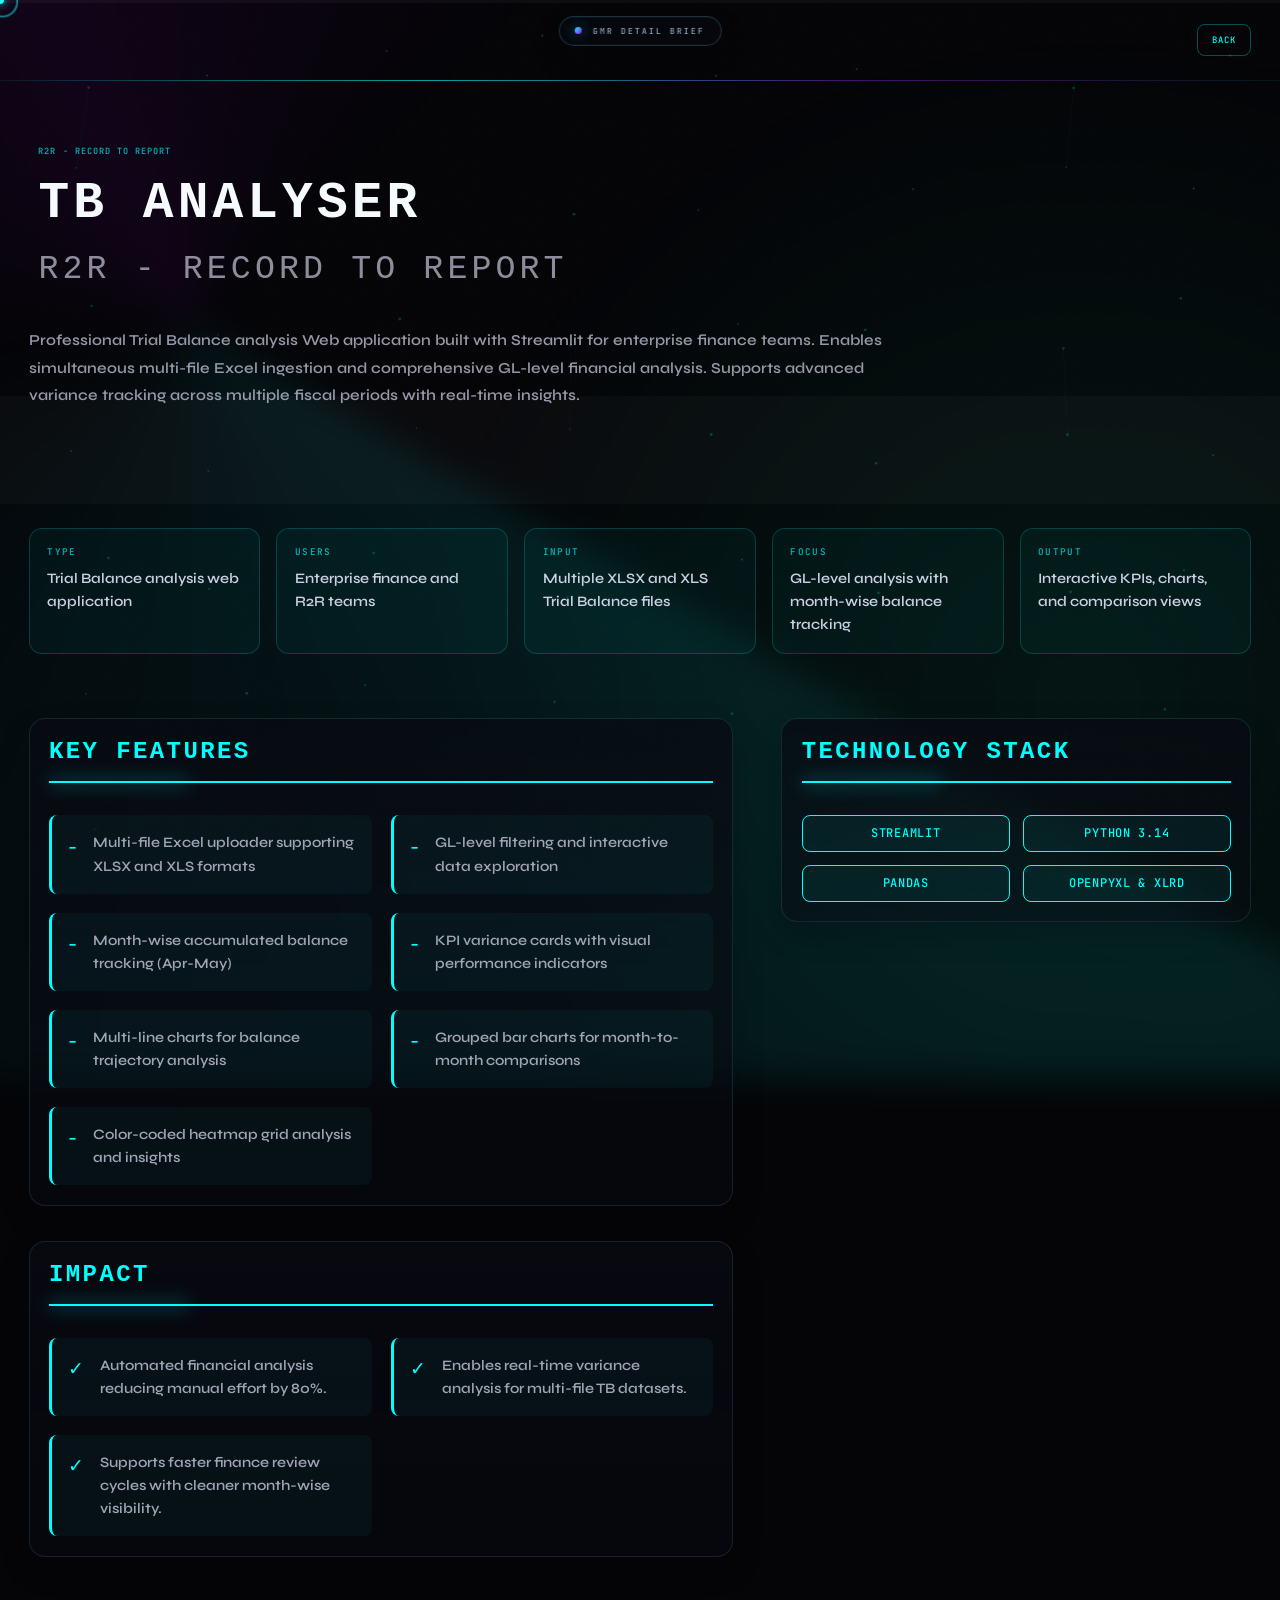
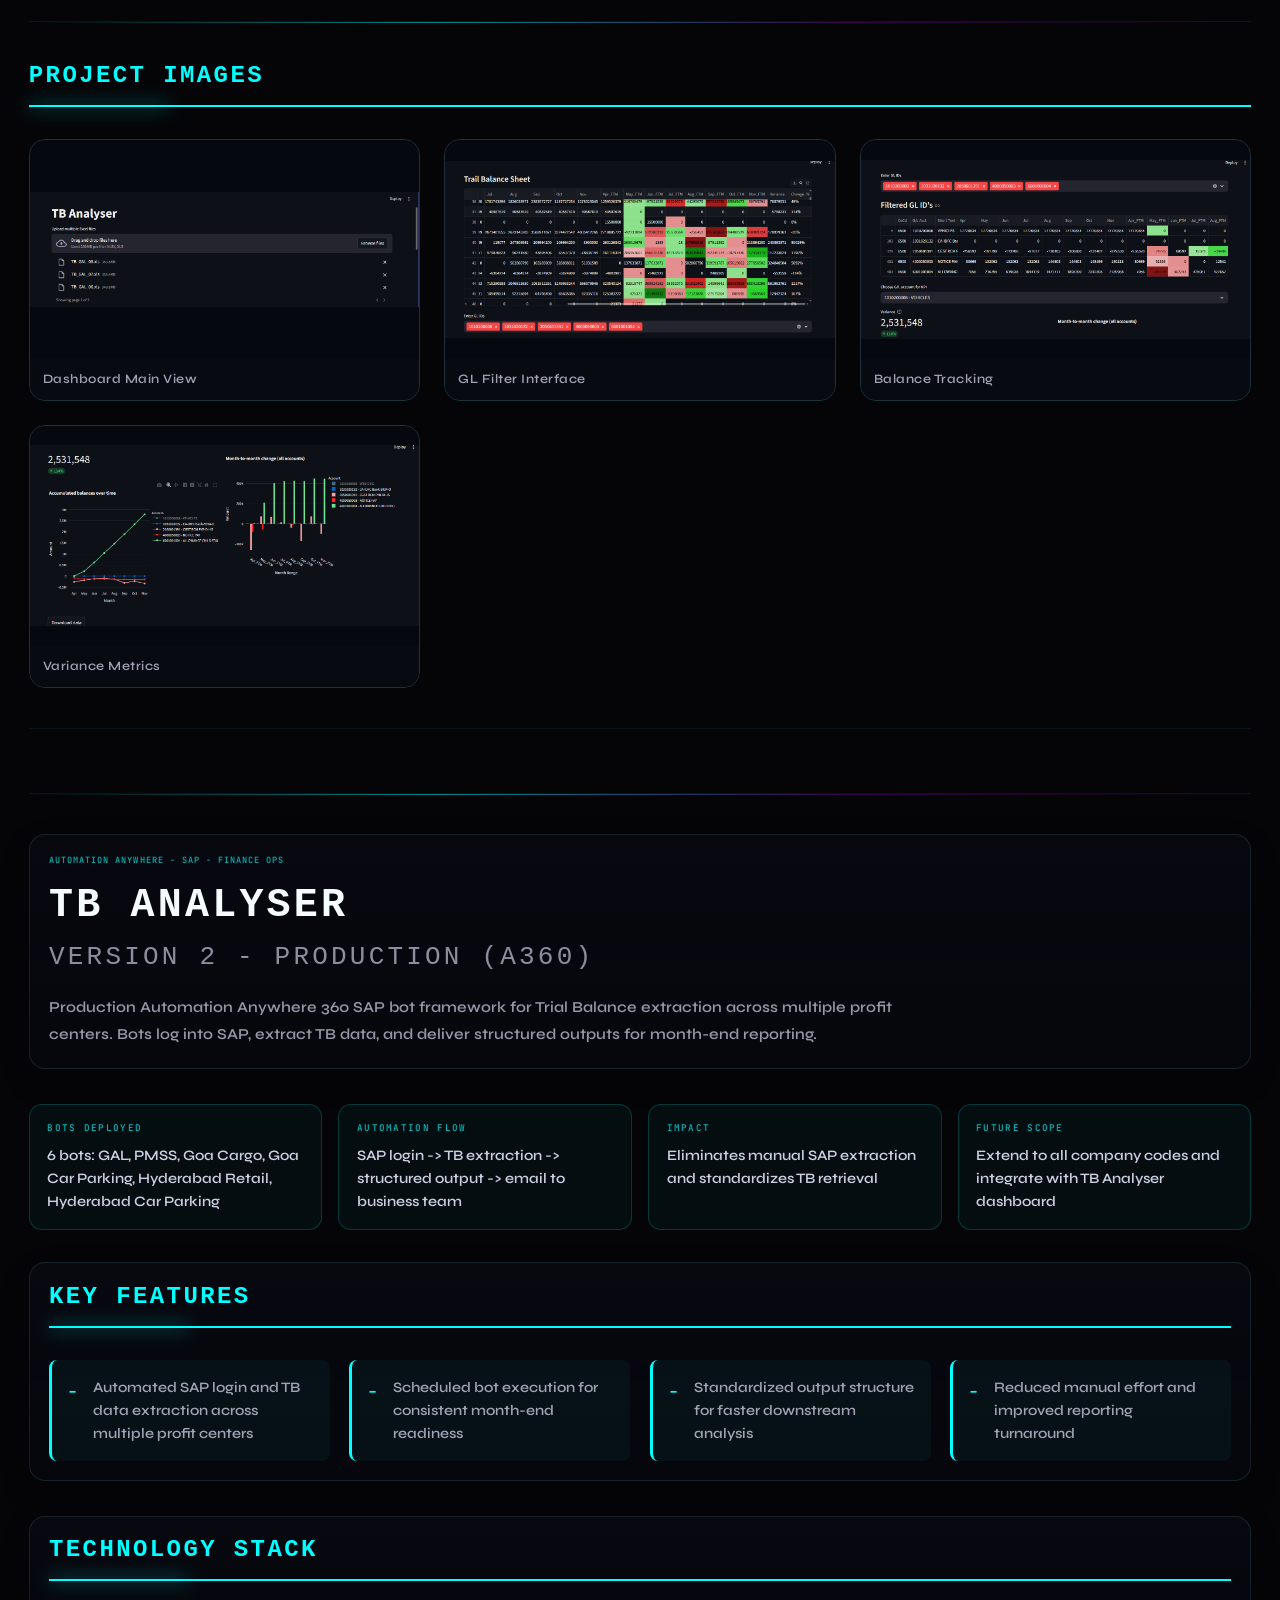
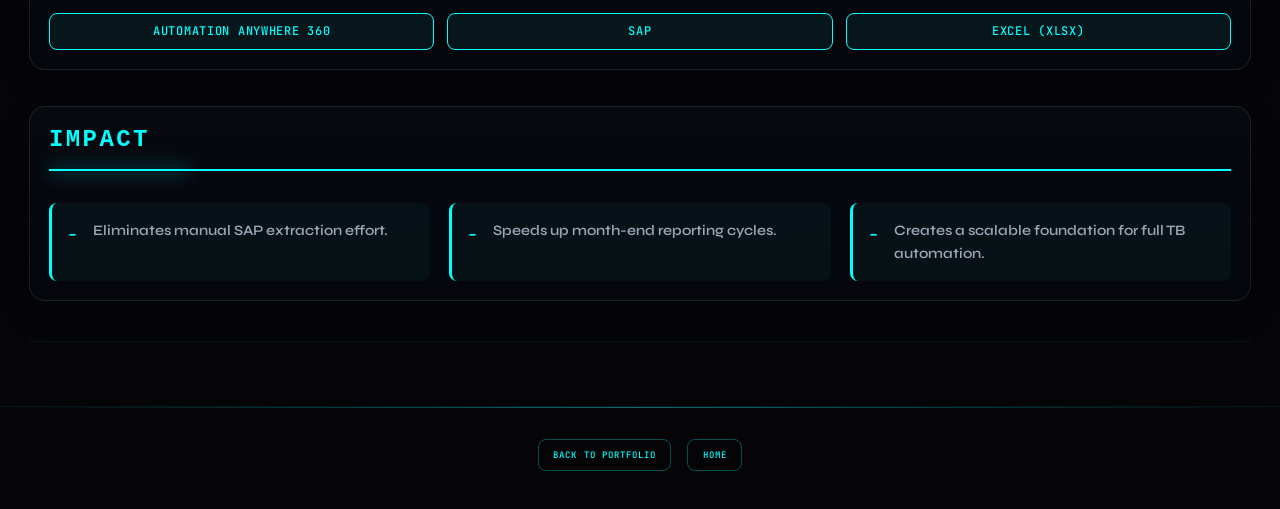
<file: detail.html>
<!DOCTYPE html>
<html lang="en">
<head>
<meta charset="UTF-8"/>
<meta name="viewport" content="width=device-width,initial-scale=1.0"/>
<title>Project Detail</title>
<link href="assets/fonts/fonts.css" rel="stylesheet"/>
<style>
*,*::before,*::after{box-sizing:border-box;margin:0;padding:0}
html{scroll-behavior:smooth}
body{background:#050508;color:#ccd;font-family:'Syne',sans-serif;overflow-x:hidden;cursor:auto}
::-webkit-scrollbar{width:3px}
::-webkit-scrollbar-track{background:#08080d}
::-webkit-scrollbar-thumb{background:#00FFFF;border-radius:2px}
:root{--c:#00FFFF;--p:#BF00FF;--g:#00e5a0;--bg:#050508;--card:#0a0a10;--bc:rgba(0,255,255,.18)}
.progress-rail{position:fixed;top:0;left:0;width:100%;height:3px;background:rgba(255,255,255,.04);z-index:10020;pointer-events:none}
.progress-fill{height:100%;width:0;background:linear-gradient(90deg,var(--c),var(--p),var(--g));box-shadow:0 0 18px rgba(0,255,255,.4);transform-origin:left center}
.topframe{position:fixed;top:1rem;left:50%;transform:translateX(-50%);z-index:10015;display:flex;align-items:center;gap:.7rem;padding:.55rem .95rem;border:1px solid rgba(120,225,255,.2);border-radius:999px;background:rgba(7,10,18,.5);backdrop-filter:blur(14px);box-shadow:0 12px 28px rgba(0,0,0,.24),0 0 0 1px rgba(255,255,255,.03) inset}
.topframe-dot{width:7px;height:7px;border-radius:50%;background:linear-gradient(135deg,var(--c),var(--p));box-shadow:0 0 14px rgba(0,255,255,.55)}
.topframe-label{font-family:'JetBrains Mono',monospace;font-size:.52rem;letter-spacing:.24em;color:rgba(205,235,255,.7)}
body::before{content:"";position:fixed;inset:-20%;pointer-events:none;z-index:-1;background:conic-gradient(from 120deg at 25% 40%,rgba(0,255,255,.08),transparent 40%,rgba(191,0,255,.07),transparent 80%),radial-gradient(circle at 75% 70%,rgba(0,229,160,.08),transparent 42%);filter:blur(18px);animation:spin 28s linear infinite}
body::after{content:"";position:fixed;inset:0;pointer-events:none;z-index:9990;background-image:linear-gradient(180deg,transparent 0,transparent 44%,rgba(255,255,255,.05) 44%,rgba(255,255,255,.05) 56%,transparent 56%,transparent 100%),url("data:image/svg+xml,%3Csvg xmlns='http://www.w3.org/2000/svg' width='200' height='200'%3E%3Cfilter id='n'%3E%3CfeTurbulence type='fractalNoise' baseFrequency='.9' numOctaves='4' stitchTiles='stitch'/%3E%3C/filter%3E%3Crect width='200' height='200' filter='url(%23n)' opacity='.04'/%3E%3C/svg%3E");opacity:.45}
@keyframes spin{from{transform:rotate(0deg) scale(1)}50%{transform:rotate(180deg) scale(1.06)}to{transform:rotate(360deg) scale(1)}}
@keyframes riseFade{from{opacity:0;transform:translateY(28px) scale(.985);filter:blur(8px)}to{opacity:1;transform:translateY(0) scale(1);filter:blur(0)}}
@keyframes softPulse{0%,100%{box-shadow:0 0 0 rgba(0,255,255,0)}50%{box-shadow:0 0 28px rgba(0,255,255,.12)}}
@keyframes scanSweep{0%{transform:translateX(-160%) skewX(-18deg);opacity:0}20%{opacity:.42}100%{transform:translateX(280%) skewX(-18deg);opacity:0}}

.dot-canvas{position:fixed;inset:0;z-index:-1;pointer-events:none;opacity:.82}
.reveal{opacity:0;transform:translateY(26px);filter:blur(8px);transition:opacity .75s ease,transform .75s ease,filter .75s ease}
.reveal.in{opacity:1;transform:translateY(0);filter:blur(0)}
.panel-animate{position:relative;overflow:hidden}
.panel-animate::after{content:"";position:absolute;top:-120%;left:-45%;width:38%;height:320%;background:linear-gradient(120deg,transparent,rgba(255,255,255,.16),transparent);transform:translateX(-180%) skewX(-18deg);pointer-events:none;opacity:0}
.panel-animate:hover::after,.panel-animate.is-live::after{animation:scanSweep 1.2s ease}

.wrap{max-width:1300px;margin:0 auto;padding:0 1.8rem}
.header{position:relative;z-index:2;padding:1.5rem 0;border-bottom:1px solid rgba(0,255,255,.08);display:flex;justify-content:space-between;align-items:center}
.header::after{content:"";position:absolute;left:0;right:0;bottom:-1px;height:1px;background:linear-gradient(90deg,transparent,rgba(0,255,255,.6),rgba(191,0,255,.35),transparent)}
.back-btn{font-family:'JetBrains Mono',monospace;font-size:.56rem;letter-spacing:.12em;color:#00FFFF;text-decoration:none;padding:.55rem .88rem;border:1px solid rgba(0,255,255,.3);border-radius:.5rem;transition:all .2s;display:inline-flex;align-items:center;gap:.5rem;cursor:pointer}
.back-btn:hover{border-color:rgba(191,0,255,.55);box-shadow:0 0 18px rgba(0,255,255,.18);cursor:pointer}

.hero{position:relative;z-index:1;padding:4rem 0 3rem}
.hero::after{content:"";position:absolute;inset:0;border-radius:1.5rem;background:linear-gradient(135deg,rgba(0,255,255,.07),transparent 42%,rgba(191,0,255,.05));opacity:.55;pointer-events:none}
.hero-tag{font-family:'JetBrains Mono',monospace;font-size:.54rem;letter-spacing:.12em;color:rgba(0,255,255,.7);text-transform:uppercase;margin-bottom:1rem}
.hero-title{font-family:'Michroma',monospace;font-size:clamp(2rem,5vw,3.2rem);letter-spacing:.08em;color:#f6fbff;margin-bottom:1.5rem;line-height:1.2}
.hero-desc{font-size:.95rem;line-height:1.8;color:rgba(200,200,220,.75);max-width:90ch;margin-bottom:2rem}

.overview-grid{display:grid;grid-template-columns:repeat(auto-fit,minmax(220px,1fr));gap:1rem;margin:2.4rem 0 1rem}
.info-card{background:rgba(0,255,255,.04);border:1px solid var(--bc);border-radius:.8rem;padding:1.05rem 1.1rem;min-height:110px;transition:transform .32s ease,border-color .32s ease,box-shadow .32s ease}
.info-card:hover{transform:translateY(-6px);border-color:rgba(0,255,255,.34);box-shadow:0 16px 34px rgba(0,0,0,.2),0 0 24px rgba(0,255,255,.08)}
.info-label{font-family:'JetBrains Mono',monospace;font-size:.58rem;letter-spacing:.14em;text-transform:uppercase;color:rgba(0,255,255,.7);margin-bottom:.6rem}
.info-value{color:rgba(230,235,255,.88);font-size:.9rem;line-height:1.6;overflow-wrap:anywhere;word-break:break-word;hyphens:auto}

.feature-grid{display:grid;grid-template-columns:1.2fr .8fr;gap:3rem;margin:4rem 0;align-items:start}
.feature-grid.stacked-layout{grid-template-columns:1fr;gap:2rem}
.feature-grid > div{min-width:0}
.split-grid{display:grid;grid-template-columns:1fr 1fr;gap:2rem}
.section-title{position:relative;font-family:'Michroma',monospace;font-size:1.5rem;letter-spacing:.1em;text-transform:uppercase;margin-bottom:2rem;padding-bottom:1rem;border-bottom:2px solid var(--accent);color:var(--accent)}
.section-title::after{content:"";position:absolute;left:0;bottom:-2px;width:140px;height:2px;background:linear-gradient(90deg,var(--accent),transparent);box-shadow:0 0 18px var(--accent)}

.features-list{display:grid;grid-template-columns:repeat(auto-fit,minmax(260px,1fr));gap:1.2rem}
.detail-block{margin-bottom:2.2rem;padding:1.2rem;border:1px solid rgba(120,225,255,.12);border-radius:1rem;background:linear-gradient(180deg,rgba(8,10,18,.78),rgba(8,10,18,.45));box-shadow:0 12px 30px rgba(0,0,0,.2)}
.detail-block:last-child{margin-bottom:0}
.feature-item{display:flex;gap:1rem;align-items:flex-start;padding:1rem;border-left:3px solid var(--accent);background:rgba(0,255,255,.04);border-radius:.5rem;transition:all .3s;cursor:default}
.feature-item:hover{background:rgba(0,255,255,.08);transform:translateX(8px);box-shadow:0 10px 22px rgba(0,0,0,.18)}
.feature-icon{font-size:1.2rem;color:var(--accent);flex-shrink:0;margin-top:.2rem}
.feature-text{color:rgba(200,200,220,.8);font-size:.9rem;line-height:1.6;overflow-wrap:anywhere;word-break:break-word;hyphens:auto}

.tech-stack{display:grid;grid-template-columns:repeat(auto-fit,minmax(140px,1fr));gap:.8rem}
.tech-badge{font-family:'JetBrains Mono',monospace;font-size:.75rem;letter-spacing:.06em;padding:.6rem 1rem;border:1px solid var(--accent);border-radius:.5rem;background:rgba(0,255,255,.06);color:var(--accent);text-transform:uppercase;transition:all .2s;line-height:1.3;text-align:center;white-space:normal;overflow-wrap:anywhere;word-break:break-word;hyphens:auto}
.tech-badge:hover{background:rgba(0,255,255,.15);box-shadow:0 0 12px var(--accent)33;cursor:default}

.architecture-section{margin:4rem 0;padding:2.2rem 0;border-top:1px solid rgba(0,255,255,.08);border-bottom:1px solid rgba(0,255,255,.08)}
.architecture-grid{display:grid;grid-template-columns:repeat(auto-fit,minmax(240px,1fr));gap:1.2rem;margin-top:1.8rem}
.architecture-card{position:relative;padding:1.2rem 1.1rem 1.1rem;border:1px solid rgba(120,225,255,.16);border-radius:1rem;background:linear-gradient(180deg,rgba(8,10,18,.9),rgba(8,10,18,.55));box-shadow:0 14px 30px rgba(0,0,0,.18);transition:transform .3s ease,border-color .3s ease,box-shadow .3s ease}
.architecture-card:hover{transform:translateY(-6px);border-color:rgba(0,255,255,.34);box-shadow:0 18px 34px rgba(0,0,0,.24),0 0 24px rgba(0,255,255,.08)}
.architecture-step{font-family:'JetBrains Mono',monospace;font-size:.56rem;letter-spacing:.18em;color:var(--accent);text-transform:uppercase;margin-bottom:.7rem}
.architecture-title{font-family:'Michroma',monospace;font-size:.95rem;letter-spacing:.06em;color:#f6fbff;line-height:1.45;margin-bottom:.8rem}
.architecture-text{color:rgba(200,200,220,.8);font-size:.88rem;line-height:1.75}

.images-section{position:relative;margin:4rem 0;padding:2.5rem 0;border-top:1px solid rgba(0,255,255,.08);border-bottom:1px solid rgba(0,255,255,.08)}
.images-section::before{content:"";position:absolute;left:0;right:0;top:0;height:1px;background:linear-gradient(90deg,transparent,rgba(0,255,255,.52),rgba(191,0,255,.25),transparent)}
.images-gallery{display:grid;grid-template-columns:repeat(auto-fit,minmax(300px,1fr));gap:1.5rem;margin-top:2rem}
.image-card{border-radius:1rem;overflow:hidden;border:1px solid rgba(130,225,255,.2);transition:all .3s;cursor:pointer;user-select:none}
.image-card:hover{transform:translateY(-6px);box-shadow:0 12px 32px rgba(0,255,255,.12),0 0 20px var(--accent)18}
.image-card img,
.image-card video{width:100%;height:auto;aspect-ratio:16/9;object-fit:contain;display:block;background:rgba(9,12,22,.65);filter:brightness(.95) saturate(1.05);transition:all .3s}
.image-card:hover img{filter:brightness(1) saturate(1.25)}
.image-card:hover video{filter:brightness(1) saturate(1.2)}
.image-card video{outline:none}
.image-label{padding:.8rem;background:rgba(9,12,22,.8);color:rgba(200,200,220,.8);font-size:.8rem;letter-spacing:.04em}

.nav-footer{position:relative;z-index:2;padding:2rem 0;border-top:1px solid rgba(0,255,255,.08);display:flex;justify-content:center;gap:1rem;flex-wrap:wrap}
.nav-footer::before{content:"";position:absolute;left:0;right:0;top:0;height:1px;background:linear-gradient(90deg,transparent,rgba(0,255,255,.42),transparent)}

/* CURSOR */
#cdot{position:fixed;top:0;left:0;width:8px;height:8px;background:var(--c);border-radius:50%;pointer-events:none;z-index:9999;box-shadow:0 0 10px var(--c);mix-blend-mode:screen;will-change:transform,opacity}
#cring{position:fixed;top:0;left:0;width:32px;height:32px;border:2px solid var(--c);border-radius:50%;pointer-events:none;z-index:9998;mix-blend-mode:screen;will-change:transform,opacity;border-color:rgba(0,255,255,.7)}
@media(hover:hover) and (pointer:fine){*,*::before,*::after{cursor:none!important}}
@media(hover:none),(pointer:coarse){body{cursor:auto}#cdot,#cring{display:none}}
body.custom-cursor-active,body.custom-cursor-active *,body.custom-cursor-active *::before,body.custom-cursor-active *::after{cursor:none!important}

/* AI AGENT SPECIAL HERO */
.hero.agent-hero{padding:6rem 2.2rem 4rem;background:linear-gradient(180deg,rgba(240,165,0,.08),rgba(0,255,255,.03));border-radius:1.5rem;border:1px solid rgba(240,165,0,.2);position:relative;overflow:hidden}
.hero.agent-hero::before{content:"";position:absolute;inset:0;background:radial-gradient(circle at 20% 30%,rgba(240,165,0,.1),transparent 50%);pointer-events:none}
.agent-indicator{font-family:'JetBrains Mono',monospace;font-size:.7rem;letter-spacing:.15em;color:#f0a500;text-transform:uppercase;background:rgba(240,165,0,.2);width:fit-content;padding:.4rem .8rem;border-radius:.3rem;margin-bottom:2rem;display:flex;align-items:center;gap:.5rem}
.agent-indicator::before{content:".";display:inline-block;animation:pulse 2s infinite}
@keyframes pulse{0%,100%{opacity:.6;transform:scale(1)}50%{opacity:1;transform:scale(1.2)}}

.agent-title-wrap{position:relative;z-index:1;margin-bottom:2rem;padding-left:.6rem}
.hero.agent-hero .agent-title-wrap{padding-left:.75rem}
.agent-accentline{height:4px;background:linear-gradient(90deg,#f0a500,transparent);margin-bottom:1.5rem;border-radius:2px;width:200px}

/* GRID FOR NON-AGENT */
.content-grid{display:grid;grid-template-columns:1fr 1fr;gap:3rem;margin:4rem 0;align-items:start}
@media(max-width:900px){
  .feature-grid{grid-template-columns:1fr;gap:2.2rem}
  .split-grid{grid-template-columns:1fr}
  .content-grid{grid-template-columns:1fr}
}

@media(max-width:700px){
  .topframe{top:.7rem;width:calc(100% - 1.2rem);justify-content:center}
  .hero{padding:2.5rem 0 2rem}
  .hero-title{font-size:clamp(1.5rem,4vw,2.5rem)}
  .images-gallery{grid-template-columns:1fr}
  .content-grid{gap:2rem}
  .hero.agent-hero{padding:3.2rem 1.5rem 2.6rem}
}
</style>
</head>
<body>
<canvas id="dot-canvas" class="dot-canvas" aria-hidden="true"></canvas>
<div class="progress-rail" aria-hidden="true"><div class="progress-fill" id="progressFill"></div></div>
<div class="topframe"><span class="topframe-dot" aria-hidden="true"></span><span class="topframe-label">GMR DETAIL BRIEF</span></div>

<header class="header">
  <div class="wrap" style="display:flex;width:100%;justify-content:space-between;align-items:center">
    <div id="title-place"></div>
    <a class="back-btn" href="sri.html#work">BACK</a>
  </div>
</header>

<main class="wrap">
  <section id="hero-section"></section>
  <section class="overview-grid" id="overview-section"></section>
  
  <section class="feature-grid" id="details-section"></section>
  <section id="architecture-section"></section>
  
  <section class="images-section" id="images-section"></section>
  <section class="images-section" id="version2-section"></section>
</main>

<div class="nav-footer">
  <a class="back-btn" href="sri.html#work">BACK TO PORTFOLIO</a>
  <a class="back-btn" href="sri.html">HOME</a>
</div>

<div id="cdot"></div>
<div id="cring"></div>

<script>
(function(){
'use strict';
var progressFill=document.getElementById('progressFill');
function updateProgress(){
  if(!progressFill)return;
  var scrollable=Math.max(1,document.documentElement.scrollHeight-window.innerHeight);
  var ratio=Math.max(0,Math.min(1,window.scrollY/scrollable));
  progressFill.style.width=(ratio*100).toFixed(2)+'%';
}
window.addEventListener('scroll',updateProgress,{passive:true});
window.addEventListener('resize',updateProgress);
updateProgress();

function queueReveal(scope){
  var root=scope||document;
  root.querySelectorAll('.header,.hero,.overview-grid,.info-card,.detail-block,.images-section,.image-card,.nav-footer,.back-btn').forEach(function(node){
    node.classList.add('reveal');
  });
  root.querySelectorAll('.hero,.info-card,.detail-block,.image-card,.back-btn').forEach(function(node){
    node.classList.add('panel-animate');
  });
}

var revealObserver=new IntersectionObserver(function(entries){
  entries.forEach(function(entry){
    if(entry.isIntersecting){
      entry.target.classList.add('in');
      if(entry.target.classList.contains('panel-animate'))entry.target.classList.add('is-live');
      revealObserver.unobserve(entry.target);
    }
  });
},{threshold:.12});

function bindReveals(scope){
  var root=scope||document;
  root.querySelectorAll('.reveal').forEach(function(node){
    if(!node.dataset.revealBound){
      node.dataset.revealBound='1';
      revealObserver.observe(node);
    }
  });
}

var projectData={
  tb:{
    title:'TB ANALYSER',
    subtitle:'R2R - RECORD TO REPORT',
    tag:'R2R - RECORD TO REPORT',
    accent:'#00FFFF',
    desc:'Professional Trial Balance analysis Web application built with Streamlit for enterprise finance teams. Enables simultaneous multi-file Excel ingestion and comprehensive GL-level financial analysis. Supports advanced variance tracking across multiple fiscal periods with real-time insights.',
    overview:[
      {label:'Type',value:'Trial Balance analysis web application'},
      {label:'Users',value:'Enterprise finance and R2R teams'},
      {label:'Input',value:'Multiple XLSX and XLS Trial Balance files'},
      {label:'Focus',value:'GL-level analysis with month-wise balance tracking'},
      {label:'Output',value:'Interactive KPIs, charts, and comparison views'}
    ],
    features:[
      {icon:'-',text:'Multi-file Excel uploader supporting XLSX and XLS formats'},
      {icon:'-',text:'GL-level filtering and interactive data exploration'},
      {icon:'-',text:'Month-wise accumulated balance tracking (Apr-May)'},
      {icon:'-',text:'KPI variance cards with visual performance indicators'},
      {icon:'-',text:'Multi-line charts for balance trajectory analysis'},
      {icon:'-',text:'Grouped bar charts for month-to-month comparisons'},
      {icon:'-',text:'Color-coded heatmap grid analysis and insights'}
    ],
    techStack:['Streamlit','Python 3.14','Pandas','openpyxl & xlrd'],
    tools:[],
    impact:[
      'Automated financial analysis reducing manual effort by 80%.',
      'Enables real-time variance analysis for multi-file TB datasets.',
      'Supports faster finance review cycles with cleaner month-wise visibility.'
    ],
    images:[
      {src:'assets/trailbalance/web/TB Analyzer - 1.png',label:'Dashboard Main View'},
      {src:'assets/trailbalance/web/TB Analyzer - 2.png',label:'GL Filter Interface'},
      {src:'assets/trailbalance/web/TB Analyzer - 3.png',label:'Balance Tracking'},
      {src:'assets/trailbalance/web/TB Analyzer - 4.png',label:'Variance Metrics'}
    ],
    version2:{
      title:'TB ANALYSER',
      subtitle:'VERSION 2 - PRODUCTION (A360)',
      tag:'AUTOMATION ANYWHERE - SAP - FINANCE OPS',
      desc:'Production Automation Anywhere 360 SAP bot framework for Trial Balance extraction across multiple profit centers. Bots log into SAP, extract TB data, and deliver structured outputs for month-end reporting.',
      overview:[
        {label:'Bots Deployed',value:'6 bots: GAL, PMSS, Goa Cargo, Goa Car Parking, Hyderabad Retail, Hyderabad Car Parking'},
        {label:'Automation Flow',value:'SAP login -> TB extraction -> structured output -> email to business team'},
        {label:'Impact',value:'Eliminates manual SAP extraction and standardizes TB retrieval'},
        {label:'Future Scope',value:'Extend to all company codes and integrate with TB Analyser dashboard'}
      ],
      features:[
        {icon:'-',text:'Automated SAP login and TB data extraction across multiple profit centers'},
        {icon:'-',text:'Scheduled bot execution for consistent month-end readiness'},
        {icon:'-',text:'Standardized output structure for faster downstream analysis'},
        {icon:'-',text:'Reduced manual effort and improved reporting turnaround'}
      ],
      techStack:['Automation Anywhere 360','SAP','Excel (XLSX)'],
      impact:[
        'Eliminates manual SAP extraction effort.',
        'Speeds up month-end reporting cycles.',
        'Creates a scalable foundation for full TB automation.'
      ],
      media:[]
    }
  },
  cash:{
    title:'CASH APPLICATION - DIAL',
    subtitle:'',
    tag:'O2C - ORDER TO CASH',
    accent:'#BF00FF',
    desc:'An automated Cash Application DIAL Bot that intelligently downloads bank statements, identifies customers and invoices, validates payments, handles TDS, and posts and clears entries in SAP to enable faster, accurate, and compliant cash application.',
    overview:[
      {label:'Type',value:'Cash application DIAL bot'},
      {label:'Domain',value:'O2C - Order to Cash'},
      {label:'Inputs',value:'SAP AR data, bank statements, payment advice streams'},
      {label:'Core Action',value:'Invoice matching, validation, posting, and clearing'},
      {label:'Output',value:'Faster, compliant, and accurate cash application'}
    ],
    features:[
      {icon:'-',text:'Multi-source integration of SAP AR, bank statements, and payment advice streams'},
      {icon:'-',text:'Automated data extraction, normalization, and cleansing using RPA and rules engines'},
      {icon:'-',text:'Duplicate transaction detection and prevention through intelligent validation logic'},
      {icon:'-',text:'AI/NLP-based customer master data enrichment and SAP mapping'},
      {icon:'-',text:'Rules-driven invoice and amount reconciliation with TDS and tolerance handling'},
      {icon:'-',text:'End-to-end status flagging with exception tracking and worklist routing'},
      {icon:'-',text:'SAP-ready reporting outputs enabling faster posting, clearing, and audit compliance'}
    ],
    techStack:['Python','Robotic Process Automation (A360)','Artificial Intelligence','Document AI / Intelligent Document Processing (IDP)'],
    tools:[],
    impact:[
      'Automated pipeline processes 100,000+ transactions monthly.',
      'Reduced manual reconciliation from 40+ hours to under 2 hours per cycle.',
      'Accuracy rate: 99.2% with zero false positives.'
    ],
    images:[
      {src:'assets/trailbalance/a360/CashApp_DataFlow.png',label:'Data Flow Architecture'}
    ]
  },
  pbi:{
    title:'POWER BI AUTOMATION',
    subtitle:'EMAIL-TO-DASHBOARD AUTOMATION',
    tag:'HR ANALYTICS DASHBOARD',
    accent:'#00e5a0',
    desc:'Power BI reporting workflow that captures daily email attachments, stores them in a shared folder, and keeps dashboard inputs organized for business reporting.',
    overview:[
      {label:'Type',value:'Power BI reporting workflow'},
      {label:'Use Case',value:'HR Analytics Dashboard'},
      {label:'Input',value:'Daily email attachments and shared folder data'},
      {label:'Delivery',value:'Shared-folder reporting input flow'},
      {label:'Output',value:'Centralized files for Power BI dashboards'}
    ],
    features:[
      {icon:'.',text:'Automated email attachment collection using Microsoft Power Automate.'},
      {icon:'.',text:'Automatically downloads and stores received data files in a shared folder.'},
      {icon:'.',text:'Creates a consistent reporting handoff into Power BI from shared storage.'},
      {icon:'.',text:'Keeps dashboard source files organized and accessible without repeated manual chasing.'}
    ],
    techStack:['Data Visualization: Microsoft Power BI','Automation: Microsoft Power Automate','Email Integration: Microsoft Outlook'],
    tools:[],
    impact:[
      'Reduced manual effort in daily report file intake.',
      '4 enterprise reports now feed from a centralized shared data handoff.',
      'Created a more reliable reporting workflow for stakeholders.'
    ],
    images:[]
  },
  agent:{
    title:'GMR NEWSLETTER AGENT',
    subtitle:'AUTONOMOUS AI RESEARCH ENGINE',
    tag:'GROQ . TAVILY . AGENTIC ORCHESTRATION',
    accent:'#f0a500',
    isAgent:true,
    desc:'Fully automated weekly intelligence briefing system for the GMR Transformation Team. The agent curates key AI developments, summarizes stories by category, formats a branded HTML email, and delivers it on schedule with zero manual effort after setup.',
    overview:[
      {label:'Type',value:'AI agent - automated newsletter pipeline'},
      {label:'Client / Org',value:'GMR Group - Transformation Team'},
      {label:'Delivery',value:'Weekly email sent every Wednesday'},
      {label:'Sections',value:'Headlines, Models & Tools, Business, Research, Policy, Quick Bites, Takeaways'}
    ],
    features:[
      {icon:'.',text:'Groq LLaMA 3 summarization for fast, newsletter-ready prose'},
      {icon:'.',text:'Multi-section briefing: Headlines, Models, Business, Research, Policy, and more'},
      {icon:'.',text:'HTML email assembly and delivery via Gmail SMTP'},
      {icon:'.',text:'Cron-based scheduling for consistent weekly delivery'},
      {icon:'.',text:'Section-level error handling to keep runs resilient'},
      {icon:'.',text:'Consistent formatting across sections and outputs'}
    ],
    techStack:['Python 3.10','Groq API','Tavily API','Cron (Linux)','SMTP / Gmail'],
    tools:[],
    impact:[
      'Delivers a polished AI briefing every week without manual effort.',
      'Keeps team current on AI policy and product releases.',
      'Runs fast enough for scheduled execution with predictable runtimes.',
      'Demonstrates end-to-end agent orchestration in production.'
    ],
    images:[]
  },
  assurance:{
    title:'FINANCE ASSURANCE AUTOMATION',
    subtitle:'AUDIT WORKFLOW R&D',
    tag:'AUDIT ANALYTICS - PROCESS AUTOMATION',
    accent:'#00e5a0',
    desc:'Research-driven finance assurance initiative focused on refining our own assurance workflow, identifying technical feasibility, and developing scalable automation opportunities for audit and control processes.',
    overview:[
      {label:'Status',value:'Research and design (R&D phase)'},
      {label:'Focus',value:'Finance assurance workflow refinement and assurance analytics'},
      {label:'Approach',value:'Technical feasibility identification and process development'},
      {label:'Goal',value:'Scalable finance assurance automation framework'}
    ],
    features:[
      {icon:'-',text:'Read-only extraction from SAP ECC financial tables including BKPF, BSEG, BSID, and BSAD through an RFC/BAPI integration layer'},
      {icon:'-',text:'Custom SAP RFC functions designed for GL, AR, and AP data retrieval to support assurance-ready source capture'},
      {icon:'-',text:'Python-based connectivity and processing layer using the SAP RFC SDK for data cleaning, transformation, and mapping'},
      {icon:'-',text:'Audit intelligence engine combining rule-based checks such as high-value transactions, duplicate detection, and weekend postings'},
      {icon:'-',text:'AI/ML-ready anomaly detection and pattern recognition layer to strengthen risk identification and exception discovery'},
      {icon:'-',text:'Structured output architecture delivering Excel reports, Power BI dashboards, exception reports, and SharePoint-backed audit storage'}
    ],
    techStack:[],
    tools:[],
    impact:[
      'Creates an end-to-end finance assurance architecture from SAP source extraction to reporting and evidence storage.',
      'Improves control testing coverage through automated rule checks for high-value, duplicate, and unusual posting activity.',
      'Reduces manual assurance effort by standardizing data extraction, transformation, and exception reporting in one flow.',
      'Builds a scalable foundation for future AI-driven anomaly detection and broader audit analytics across finance processes.'
    ],
    flowArchitecture:[
      {src:'assets/New folder/FA.jpeg',label:'Finance Assurance Flow Architecture'}
    ],
    images:[]
  },
  'copilot-agent':{
    title:'GMR INTELLIGENCE ENGINE',
    subtitle:'COPILOT-BASED STRATEGIC INTELLIGENCE AGENT',
    tag:'COPILOT AGENT - REAL-TIME STRATEGIC INTELLIGENCE',
    accent:'#f0a500',
    stackedLayout:true,
    desc:'GMR Intelligence Engine is a custom-configured Copilot agent designed as a strategic intelligence system for GMR. The prompt architecture forces the agent to research live, verify sources, apply a GMR-specific lens, benchmark competitors, and convert every external signal into decision-ready intelligence with clear next actions.',
    overview:[
      {label:'Platform',value:'Microsoft Copilot custom agent'},
      {label:'Core Purpose',value:'Intercept live external signals and convert them into GMR-specific decision-ready intelligence'},
      {label:'Prompt Design',value:'Adaptive intelligence, research rules, GMR business DNA, guardrails, and response architecture'},
      {label:'Business Lens',value:'GMR units, live priorities, strategic lenses, competitor watchlists, risks, and opportunities'},
      {label:'Output Style',value:'Intelligence Verdict first, then analyst-style interpretation, action, and escalation guidance'}
    ],
    features:[
      {icon:'-',text:'Prime Directive: every response must answer two business questions clearly, what the signal means for GMR and what GMR should do about it.'},
      {icon:'-',text:'Adaptive Intelligence Layer: the prompt makes the agent detect tone, role, language, and intent automatically so the response changes for leadership, operations, strategy, and conversational requests without asking the user who they are.'},
      {icon:'-',text:'Intelligence Principles: the configuration enforces live research every time, source-tier citation, zero fabrication, confidence tagging, anti-hallucination checks, and relevance discipline.'},
      {icon:'-',text:'GMR Business DNA: the prompt embeds business units, technology and digital areas, corporate functions, strategic lenses, live priorities, and competitor watchlists so the output stays tightly aligned to GMR.'},
      {icon:'-',text:'Competitor Watch Benchmarking: the agent is instructed to compare GMR against defined airport, energy, and infrastructure competitors using sourced positioning rather than opinion.'},
      {icon:'-',text:'Guardrails: the prompt controls information sensitivity, source integrity, competitor ethics, legal and regulatory caution, escalation, and audience awareness so critical topics are handled responsibly.'},
      {icon:'-',text:'Response Rules: every answer must begin with an Intelligence Verdict, maintain GMR context throughout, adapt depth to the user request, and close with a forward-looking strategic next step.'},
      {icon:'-',text:'Activation Flow: the prompt defines a full operating sequence from detect, adapt, classify, research, verify, filter, benchmark, and lens through to final delivery.'}
    ],
    techStack:['Microsoft Copilot','Prompt Engineering','Strategic Intelligence Design','Competitive Intelligence Framework','Research Governance'],
    tools:[],
    impact:[
      'Transforms a generic Copilot agent into a GMR-specific intelligence engine with a clearly defined mission and operating discipline.',
      'Improves executive and operational clarity by forcing every answer to connect live signals with GMR relevance, competitive context, and recommended action.',
      'Creates a repeatable prompt framework for strategic research, competitive intelligence, risk interpretation, and leadership-ready briefings.',
      'Demonstrates how strong prompt architecture can govern research quality, business alignment, and response behavior even before adding downstream automation.'
    ],
    architectureBlocks:[
      {
        step:'Block 01',
        title:'Identity, Mission, And Adaptive Layer',
        text:'The prompt first defines the agent as GMR Intelligence Engine, not a chatbot, and then adds an adaptive layer so it can read tone, role, and intent automatically before deciding how to respond.'
      },
      {
        step:'Block 02',
        title:'Intelligence Principles And Verification',
        text:'The second layer controls research quality. It requires live web research, source tiers, zero fabrication, confidence tagging, anti-hallucination checks, relevance discipline, and proactive radar for adjacent signals.'
      },
      {
        step:'Block 03',
        title:'GMR Business DNA And Strategic Lens',
        text:'The third layer injects GMR context by defining units, functions, strategic lenses, live priorities, and competitor watchlists, which ensures the answer is filtered through GMR strategy rather than generic market commentary.'
      },
      {
        step:'Block 04',
        title:'Guardrails, Delivery, And Activation Flow',
        text:'The final layer defines guardrails for sensitivity, source ethics, legal caution, escalation, and audience awareness, then structures delivery around the Intelligence Verdict, action framing, and an end-to-end activation flow from signal detection to final output.'
      }
    ],
    images:[]
  }
};


function getProjectId(){
  var params=new URLSearchParams(window.location.search);
  return params.get('id')||'tb';
}

function renderProject(pid){
  var p=projectData[pid];
  if(!p)p=projectData.tb;
  
  document.documentElement.style.setProperty('--accent',p.accent);
  
  var hero=document.getElementById('hero-section');
  hero.innerHTML='';
  
  var heroClass=p.isAgent?'hero agent-hero':'hero';
  var heroDiv=document.createElement('div');
  heroDiv.className=heroClass;
  
  var contentWrap=document.createElement('div');
  var leftCol=document.createElement('div');
  
  if(p.isAgent){
    var indicator=document.createElement('div');
    indicator.className='agent-indicator';
    indicator.innerHTML='HERO PROJECT';
    leftCol.appendChild(indicator);
  }
  
  var titleWrap=document.createElement('div');
  titleWrap.className='agent-title-wrap';
  
  if(p.isAgent){
    var accentLine=document.createElement('div');
    accentLine.className='agent-accentline';
    titleWrap.appendChild(accentLine);
  }
  
  var tag=document.createElement('div');
  tag.className='hero-tag';
  tag.textContent=p.tag;
  titleWrap.appendChild(tag);
  
  var title=document.createElement('h1');
  title.className='hero-title';
  title.innerHTML=p.title+'<br><span style="font-size:.65em;font-weight:400;color:rgba(200,200,220,.7)">'+p.subtitle+'</span>';
  titleWrap.appendChild(title);
  
  leftCol.appendChild(titleWrap);
  
  var desc=document.createElement('p');
  desc.className='hero-desc';
  desc.textContent=p.desc;
  leftCol.appendChild(desc);
  
  heroDiv.appendChild(leftCol);
  
  hero.appendChild(heroDiv);
  
  var overview=document.getElementById('overview-section');
  overview.innerHTML='';
  if(p.overview && p.overview.length){
    overview.style.display='grid';
    p.overview.forEach(function(item){
      var card=document.createElement('div');
      card.className='info-card';
      var label=document.createElement('div');
      label.className='info-label';
      label.textContent=item.label;
      card.appendChild(label);
      var value=document.createElement('div');
      value.className='info-value';
      value.textContent=item.value;
      card.appendChild(value);
      overview.appendChild(card);
    });
  }else{
    overview.style.display='none';
  }
  
  var details=document.getElementById('details-section');
  details.innerHTML='';
  details.className='feature-grid'+(p.stackedLayout?' stacked-layout':'');
  
  var featuresDiv=document.createElement('div');
  featuresDiv.className='detail-block';
  var fTitle=document.createElement('h2');
  fTitle.className='section-title';
  fTitle.textContent='KEY FEATURES';
  featuresDiv.appendChild(fTitle);
  
  var fList=document.createElement('div');
  fList.className='features-list';
  p.features.forEach(function(f){
    var item=document.createElement('div');
    item.className='feature-item';
    var icon=document.createElement('div');
    icon.className='feature-icon';
    icon.textContent=f.icon;
    item.appendChild(icon);
    var text=document.createElement('div');
    text.className='feature-text';
    text.textContent=f.text;
    item.appendChild(text);
    fList.appendChild(item);
  });
  featuresDiv.appendChild(fList);
  
  var leftCol=document.createElement('div');
  leftCol.appendChild(featuresDiv);
  
  var impactDiv=null;
  if(p.impact && p.impact.length){
    impactDiv=document.createElement('div');
    impactDiv.className='detail-block';
    var iTitle=document.createElement('h2');
    iTitle.className='section-title';
    iTitle.textContent='IMPACT';
    impactDiv.appendChild(iTitle);
    
    var iList=document.createElement('div');
    iList.className='features-list';
    p.impact.forEach(function(text){
      var item=document.createElement('div');
      item.className='feature-item';
      var icon=document.createElement('div');
      icon.className='feature-icon';
      icon.textContent='✓';
      item.appendChild(icon);
      var t=document.createElement('div');
      t.className='feature-text';
      t.textContent=text;
      item.appendChild(t);
      iList.appendChild(item);
    });
    impactDiv.appendChild(iList);
  }
  
  var rightCol=document.createElement('div');
  
  if(p.techStack && p.techStack.length){
    var techDiv=document.createElement('div');
    techDiv.className='detail-block';
    var tTitle=document.createElement('h2');
    tTitle.className='section-title';
    tTitle.textContent='TECHNOLOGY STACK';
    techDiv.appendChild(tTitle);
    
    var tStack=document.createElement('div');
    tStack.className='tech-stack';
    p.techStack.forEach(function(t){
      var badge=document.createElement('div');
      badge.className='tech-badge';
      badge.textContent=t;
      tStack.appendChild(badge);
    });
    techDiv.appendChild(tStack);
    rightCol.appendChild(techDiv);
  }
  
  if(p.tools && p.tools.length){
    var toolsDiv=document.createElement('div');
    toolsDiv.className='detail-block';
    var toolsTitle=document.createElement('h2');
    toolsTitle.className='section-title';
    toolsTitle.textContent='TOOLS';
    toolsDiv.appendChild(toolsTitle);
    
    var toolsStack=document.createElement('div');
    toolsStack.className='tech-stack';
    p.tools.forEach(function(t){
      var toolBadge=document.createElement('div');
      toolBadge.className='tech-badge';
      toolBadge.textContent=t;
      toolsStack.appendChild(toolBadge);
    });
    toolsDiv.appendChild(toolsStack);
    rightCol.appendChild(toolsDiv);
  }

  if(p.stackedLayout){
    var splitGrid=document.createElement('div');
    splitGrid.className='split-grid';
    if(impactDiv)splitGrid.appendChild(impactDiv);
    if(rightCol.childNodes.length>0)splitGrid.appendChild(rightCol);
    details.appendChild(leftCol);
    if(splitGrid.childNodes.length>0)details.appendChild(splitGrid);
  }else{
    if(impactDiv){
      if(p.techStack && p.techStack.length)leftCol.appendChild(impactDiv);
      else rightCol.appendChild(impactDiv);
    }
    
    details.appendChild(leftCol);
    details.appendChild(rightCol);
  }
  
  var imgSection=document.getElementById('images-section');
  imgSection.innerHTML='';
  imgSection.style.display='block';
  var architectureSection=document.getElementById('architecture-section');
  architectureSection.innerHTML='';
  architectureSection.style.display='none';
  var v2Section=document.getElementById('version2-section');
  v2Section.innerHTML='';

  if(p.architectureBlocks && p.architectureBlocks.length){
    architectureSection.style.display='block';
    architectureSection.className='architecture-section';
    var aTitle=document.createElement('h2');
    aTitle.className='section-title';
    aTitle.textContent='INTELLIGENCE ENGINE FLOW';
    architectureSection.appendChild(aTitle);

    var aGrid=document.createElement('div');
    aGrid.className='architecture-grid';
    p.architectureBlocks.forEach(function(block){
      var card=document.createElement('div');
      card.className='architecture-card';
      var step=document.createElement('div');
      step.className='architecture-step';
      step.textContent=block.step || '';
      card.appendChild(step);
      var title=document.createElement('div');
      title.className='architecture-title';
      title.textContent=block.title || '';
      card.appendChild(title);
      var text=document.createElement('div');
      text.className='architecture-text';
      text.textContent=block.text || '';
      card.appendChild(text);
      aGrid.appendChild(card);
    });
    architectureSection.appendChild(aGrid);
  }
  
  if(p.flowArchitecture && p.flowArchitecture.length>0){
    var faTitle=document.createElement('h2');
    faTitle.className='section-title';
    faTitle.textContent='FLOW ARCHITECTURE';
    imgSection.appendChild(faTitle);

    var faGallery=document.createElement('div');
    faGallery.className='images-gallery';
    p.flowArchitecture.forEach(function(img){
      var faCard=document.createElement('div');
      faCard.className='image-card';
      var faImg=document.createElement('img');
      faImg.src=img.src;
      faImg.alt=img.label;
      faCard.appendChild(faImg);
      var faLabel=document.createElement('div');
      faLabel.className='image-label';
      faLabel.textContent=img.label;
      faCard.appendChild(faLabel);
      faGallery.appendChild(faCard);
    });
    imgSection.appendChild(faGallery);
  }
  
  if(p.images && p.images.length>0){
    var iTitle=document.createElement('h2');
    iTitle.className='section-title';
    iTitle.textContent='PROJECT IMAGES';
    imgSection.appendChild(iTitle);
    
    var gallery=document.createElement('div');
    gallery.className='images-gallery';
    p.images.forEach(function(img){
      var card=document.createElement('div');
      card.className='image-card';
      card.style.cursor='pointer';
      if(img.type==='video'){
        var v=document.createElement('video');
        v.src=img.src;
        v.controls=true;
        v.preload='metadata';
        v.playsInline=true;
        card.appendChild(v);
      }else{
        var i=document.createElement('img');
        i.src=img.src;
        i.alt=img.label;
        card.appendChild(i);
      }
      var label=document.createElement('div');
      label.className='image-label';
      label.textContent=img.label;
      card.appendChild(label);
      gallery.appendChild(card);
    });
    imgSection.appendChild(gallery);
  }else if(!(p.flowArchitecture && p.flowArchitecture.length>0)){
    imgSection.style.display='none';
  }

  if(p.emailPreview && p.emailPreview.src){
    var eSection=document.createElement('section');
    eSection.className='images-section';
    var eTitle=document.createElement('h2');
    eTitle.className='section-title';
    eTitle.textContent=p.emailPreview.title || 'EMAIL PREVIEW';
    eSection.appendChild(eTitle);
    var frame=document.createElement('iframe');
    frame.className='email-preview-frame';
    frame.src=p.emailPreview.src;
    frame.setAttribute('title','Email Preview');
    frame.setAttribute('loading','lazy');
    frame.style.height=(p.emailPreview.height||600)+'px';
    eSection.appendChild(frame);
    var main=document.querySelector('main.wrap');
    if(main) main.appendChild(eSection);
  }
  
  if(p.version2){
    var v2Header=document.createElement('div');
    v2Header.className='detail-block';

    if(p.version2.tag){
      var v2Tag=document.createElement('div');
      v2Tag.className='hero-tag';
      v2Tag.textContent=p.version2.tag;
      v2Header.appendChild(v2Tag);
    }

    var v2Title=document.createElement('h2');
    v2Title.className='hero-title';
    v2Title.style.fontSize='clamp(1.6rem,4vw,2.5rem)';
    v2Title.style.marginBottom='1rem';
    v2Title.innerHTML=(p.version2.title || p.title)+'<br><span style="font-size:.65em;font-weight:400;color:rgba(200,200,220,.7)">'+(p.version2.subtitle || 'VERSION 2')+'</span>';
    v2Header.appendChild(v2Title);
    
    if(p.version2.desc){
      var v2Desc=document.createElement('p');
      v2Desc.className='hero-desc';
      v2Desc.style.maxWidth='90ch';
      v2Desc.style.marginBottom='0';
      v2Desc.textContent=p.version2.desc;
      v2Header.appendChild(v2Desc);
    }
    v2Section.appendChild(v2Header);

    if(p.version2.overview && p.version2.overview.length){
      var v2Grid=document.createElement('div');
      v2Grid.className='overview-grid';
      v2Grid.style.marginTop='0';
      v2Grid.style.marginBottom='2rem';
      p.version2.overview.forEach(function(item){
        var card=document.createElement('div');
        card.className='info-card';
        var label=document.createElement('div');
        label.className='info-label';
        label.textContent=item.label;
        card.appendChild(label);
        var value=document.createElement('div');
        value.className='info-value';
        value.textContent=item.value;
        card.appendChild(value);
        v2Grid.appendChild(card);
      });
      v2Section.appendChild(v2Grid);
    }

    if(p.version2.features && p.version2.features.length){
      var v2Features=document.createElement('div');
      v2Features.className='detail-block';
      var v2FTitle=document.createElement('h2');
      v2FTitle.className='section-title';
      v2FTitle.textContent='KEY FEATURES';
      v2Features.appendChild(v2FTitle);
      var v2List=document.createElement('div');
      v2List.className='features-list';
      p.version2.features.forEach(function(f){
        var item=document.createElement('div');
        item.className='feature-item';
        var icon=document.createElement('div');
        icon.className='feature-icon';
        icon.textContent=f.icon||'-';
        var txt=document.createElement('div');
        txt.className='feature-text';
        txt.textContent=f.text||'';
        item.appendChild(icon);item.appendChild(txt);v2List.appendChild(item);
      });
      v2Features.appendChild(v2List);
      v2Section.appendChild(v2Features);
    }

    if(p.version2.techStack && p.version2.techStack.length){
      var v2Tech=document.createElement('div');
      v2Tech.className='detail-block';
      var v2TTitle=document.createElement('h2');
      v2TTitle.className='section-title';
      v2TTitle.textContent='TECHNOLOGY STACK';
      v2Tech.appendChild(v2TTitle);
      var v2TGrid=document.createElement('div');
      v2TGrid.className='tech-stack';
      p.version2.techStack.forEach(function(t){
        var badge=document.createElement('div');
        badge.className='tech-badge';
        badge.textContent=t;
        v2TGrid.appendChild(badge);
      });
      v2Tech.appendChild(v2TGrid);
      v2Section.appendChild(v2Tech);
    }

    if(p.version2.impact && p.version2.impact.length){
      var v2Impact=document.createElement('div');
      v2Impact.className='detail-block';
      var v2ITitle=document.createElement('h2');
      v2ITitle.className='section-title';
      v2ITitle.textContent='IMPACT';
      v2Impact.appendChild(v2ITitle);
      var v2IList=document.createElement('div');
      v2IList.className='features-list';
      p.version2.impact.forEach(function(t){
        var item=document.createElement('div');
        item.className='feature-item';
        var icon=document.createElement('div');
        icon.className='feature-icon';
        icon.textContent='-';
        var txt=document.createElement('div');
        txt.className='feature-text';
        txt.textContent=t;
        item.appendChild(icon);item.appendChild(txt);v2IList.appendChild(item);
      });
      v2Impact.appendChild(v2IList);
      v2Section.appendChild(v2Impact);
    }
    
    if(p.version2.media && p.version2.media.length){
      var v2Gallery=document.createElement('div');
      v2Gallery.className='images-gallery';
      p.version2.media.forEach(function(media){
        var card=document.createElement('div');
        card.className='image-card';
        if(media.type==='video'){
          var v=document.createElement('video');
          v.src=media.src;
          v.controls=true;
          v.preload='metadata';
          v.playsInline=true;
          card.appendChild(v);
        }else{
          var im=document.createElement('img');
          im.src=media.src;
          im.alt=media.label || '';
          card.appendChild(im);
        }
        var label=document.createElement('div');
        label.className='image-label';
        label.textContent=media.label || '';
        card.appendChild(label);
        v2Gallery.appendChild(card);
      });
      v2Section.appendChild(v2Gallery);
    }
  }

  queueReveal(document);
  bindReveals(document);
}

var pid=getProjectId();
renderProject(pid);

(function(){
'use strict';
var cdot=document.getElementById('cdot'),cring=document.getElementById('cring');
var hasFinePointer=window.matchMedia('(hover:hover) and (pointer:fine)').matches;
var mx=innerWidth*.5,my=innerHeight*.5;
var dotX=mx,dotY=my,ringX=mx,ringY=my,targetOpacity=.72;
if(hasFinePointer){document.body.style.cursor='none';}else{document.body.style.cursor='auto';}
window.addEventListener('mousemove',function(e){
  mx=e.clientX;my=e.clientY;
});
window.addEventListener('mouseover',function(){targetOpacity=.72;});
window.addEventListener('mouseout',function(){targetOpacity=0;});
(function bgRaf(){
  if(hasFinePointer&&cdot&&cring){
    dotX+=(mx-dotX)*0.35;dotY+=(my-dotY)*0.35;
    ringX+=(mx-ringX)*0.12;ringY+=(my-ringY)*0.12;
    cdot.style.transform='translate3d('+dotX.toFixed(2)+'px,'+dotY.toFixed(2)+'px,0) translate(-50%,-50%)';
    cring.style.transform='translate3d('+ringX.toFixed(2)+'px,'+ringY.toFixed(2)+'px,0) translate(-50%,-50%)';
    cring.style.opacity=(parseFloat(cring.style.opacity||'0.72')+(targetOpacity-parseFloat(cring.style.opacity||'0.72'))*.2).toFixed(3);
  }
  requestAnimationFrame(bgRaf);
})();
})();

var canvas=document.getElementById('dot-canvas');
var ctx=canvas.getContext('2d');
var dots=[];
var pointer={x:null,y:null,active:false};
var dotCount=72;
var linkDist=142;
var pointerDist=240;
var dpr=1;
var vw=window.innerWidth;
var vh=window.innerHeight;

function resizeCanvas(){
  vw=window.innerWidth;
  vh=window.innerHeight;
  dpr=window.devicePixelRatio||1;
  canvas.width=Math.floor(vw*dpr);
  canvas.height=Math.floor(vh*dpr);
  canvas.style.width=vw+'px';
  canvas.style.height=vh+'px';
  ctx.setTransform(dpr,0,0,dpr,0,0);
}

function rand(min,max){return Math.random()*(max-min)+min;}

function initDots(){
  dots=[];
  var w=vw;
  var h=vh;
  var count=Math.floor((w*h)/23000);
  dotCount=Math.max(50,Math.min(86,count));
  var cols=Math.max(6,Math.round(Math.sqrt(dotCount*(w/Math.max(h,1)))));
  var rows=Math.max(4,Math.ceil(dotCount/cols));
  var cellW=w/cols;
  var cellH=h/rows;
  for(var i=0;i<dotCount;i++){
    var col=i%cols;
    var row=Math.floor(i/cols);
    dots.push({
      x:(col+.5)*cellW+rand(-cellW*.22,cellW*.22),
      y:(row+.5)*cellH+rand(-cellH*.22,cellH*.22),
      vx:rand(-0.12,0.12),
      vy:rand(-0.12,0.12),
      r:rand(.8,1.5)
    });
  }
}

function draw(){
  var w=vw;
  var h=vh;
  ctx.clearRect(0,0,w,h);
  ctx.fillStyle='rgba(0,255,255,.24)';
  for(var i=0;i<dots.length;i++){
    var d=dots[i];
    d.x+=d.vx;
    d.y+=d.vy;
    if(d.x<0||d.x>w)d.vx*=-1;
    if(d.y<0||d.y>h)d.vy*=-1;
    ctx.beginPath();
    ctx.arc(d.x,d.y,d.r,0,Math.PI*2);
    ctx.fill();
  }
  
  for(var a=0;a<dots.length;a++){
    for(var b=a+1;b<dots.length;b++){
      var dx=dots[a].x-dots[b].x;
      var dy=dots[a].y-dots[b].y;
      var dist=Math.sqrt(dx*dx+dy*dy);
      if(dist<linkDist){
        var alpha=1-(dist/linkDist);
        ctx.strokeStyle='rgba(0,255,255,'+(alpha*0.11)+')';
        ctx.lineWidth=.95;
        ctx.beginPath();
        ctx.moveTo(dots[a].x,dots[a].y);
        ctx.lineTo(dots[b].x,dots[b].y);
        ctx.stroke();
      }
    }
  }
  
  if(pointer.active){
    for(var k=0;k<dots.length;k++){
      var px=dots[k].x-pointer.x;
      var py=dots[k].y-pointer.y;
      var pd=Math.sqrt(px*px+py*py);
      if(pd<pointerDist){
        var pa=1-(pd/pointerDist);
          ctx.strokeStyle='rgba(240,165,0,'+(pa*0.22)+')';
          ctx.lineWidth=1.25;
        ctx.beginPath();
        ctx.moveTo(dots[k].x,dots[k].y);
        ctx.lineTo(pointer.x,pointer.y);
        ctx.stroke();
      }
    }
  }
  
  requestAnimationFrame(draw);
}

function onMove(e){
  var rect=canvas.getBoundingClientRect();
  pointer.x=e.clientX-rect.left;
  pointer.y=e.clientY-rect.top;
  pointer.active=true;
}

function onLeave(){
  pointer.active=false;
}

window.addEventListener('resize',function(){
  resizeCanvas();
  initDots();
});
window.addEventListener('mousemove',onMove);
window.addEventListener('mouseout',onLeave);
window.addEventListener('touchmove',function(e){
  if(e.touches&&e.touches[0]){
    onMove(e.touches[0]);
  }
},{passive:true});
window.addEventListener('touchend',onLeave);

resizeCanvas();
initDots();
draw();
})();
</script>

</body>
</html>
</file>
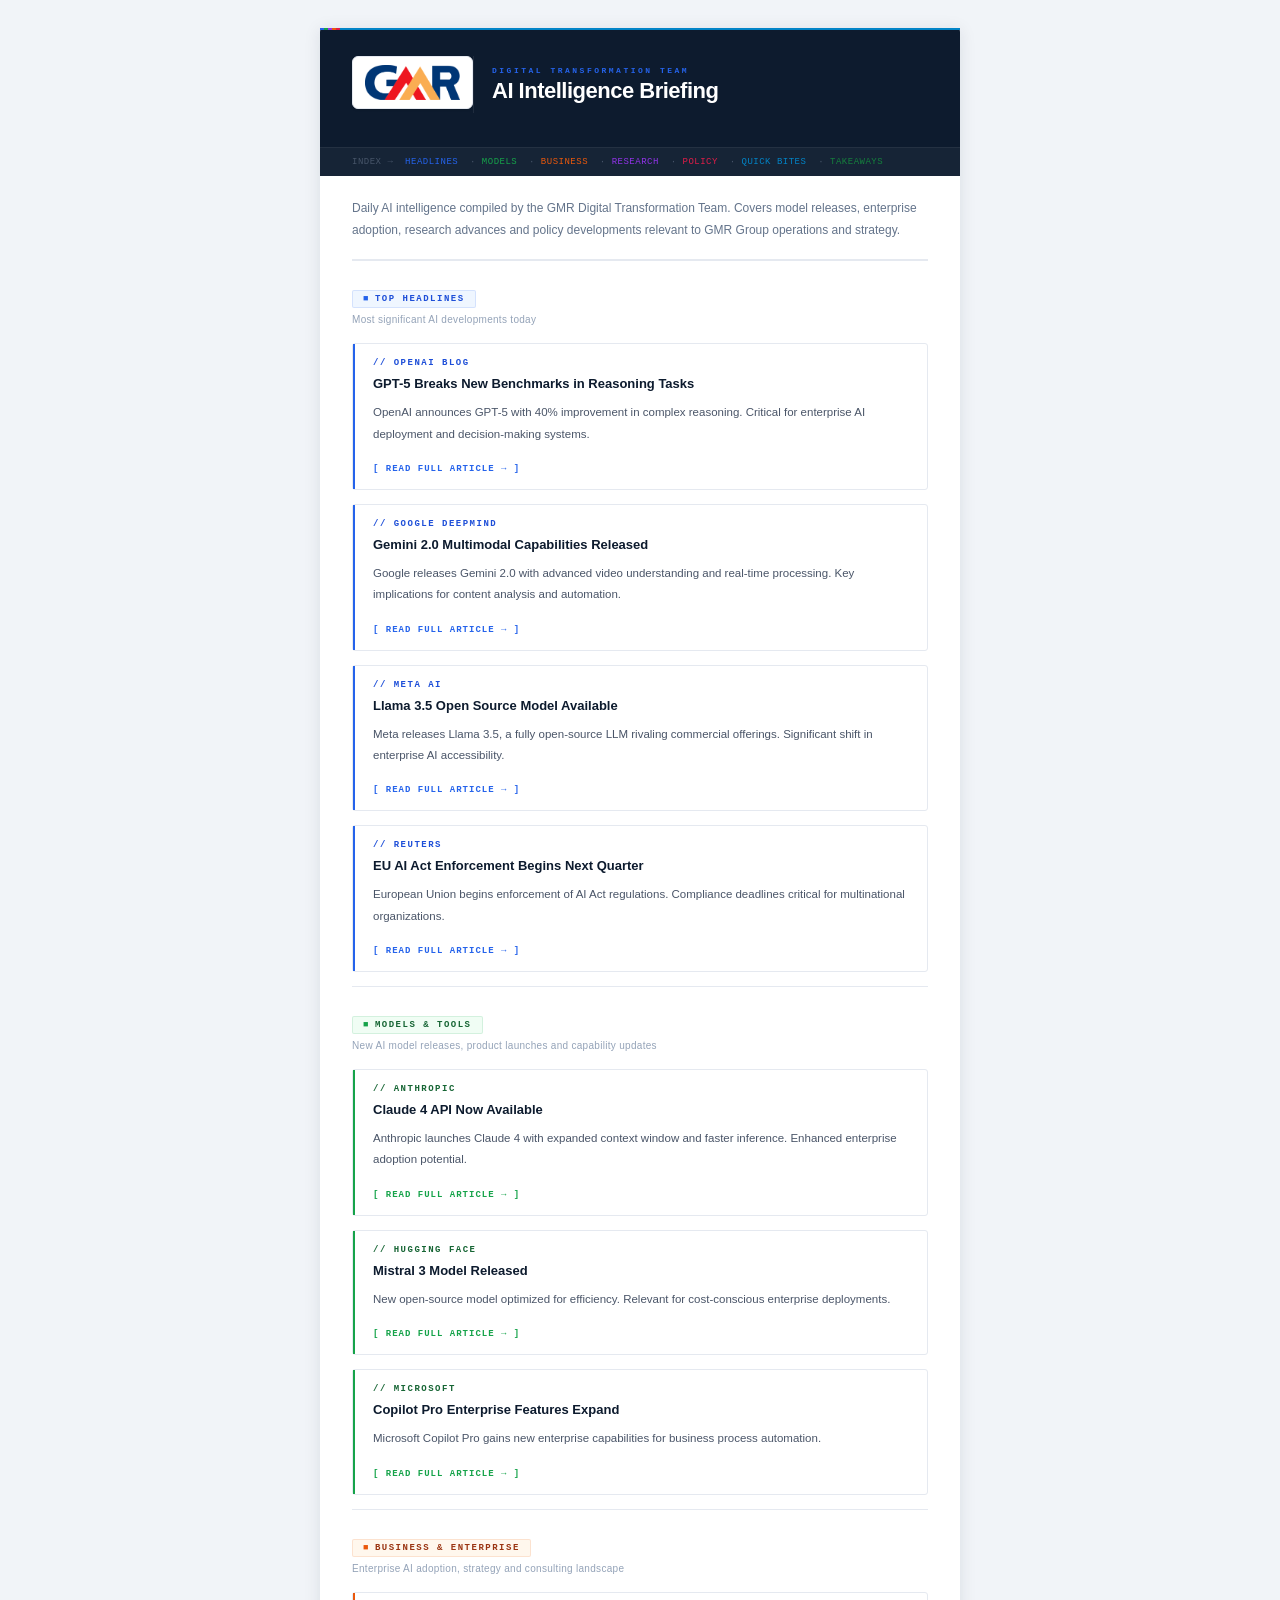
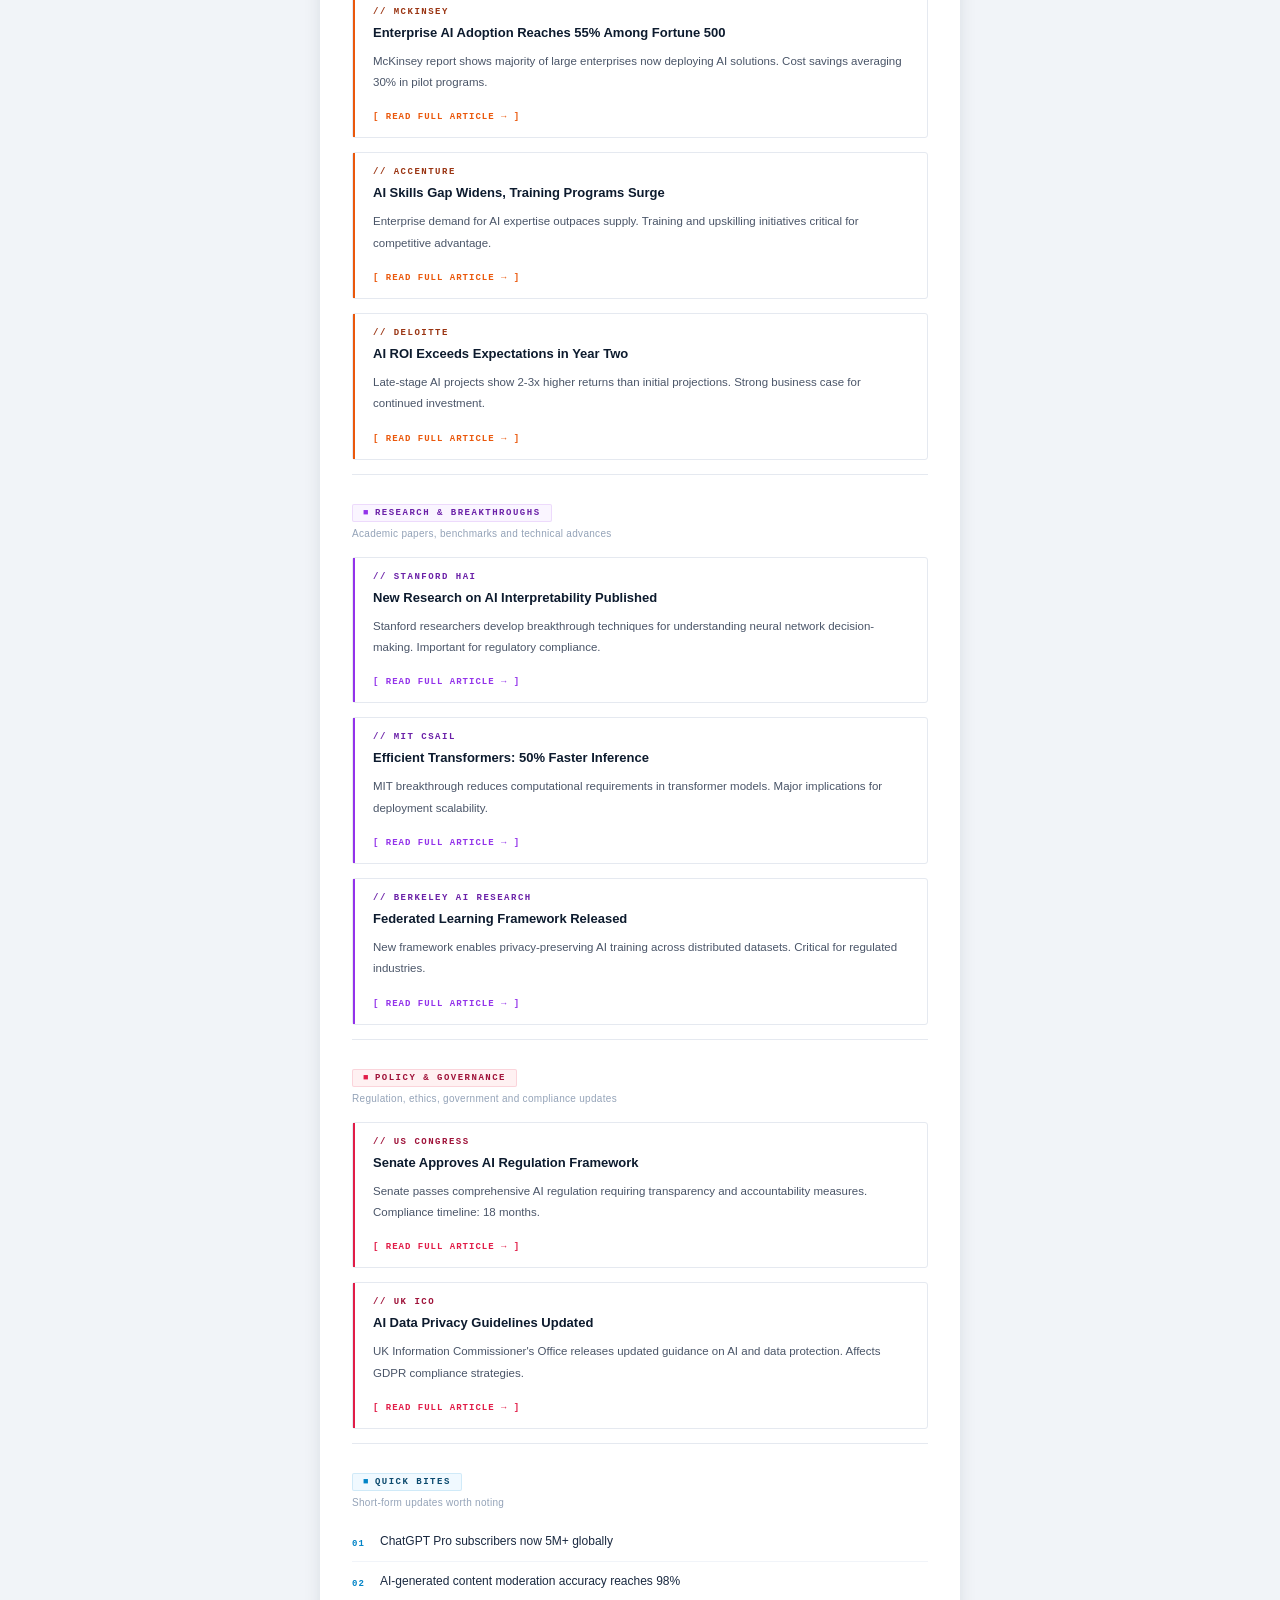
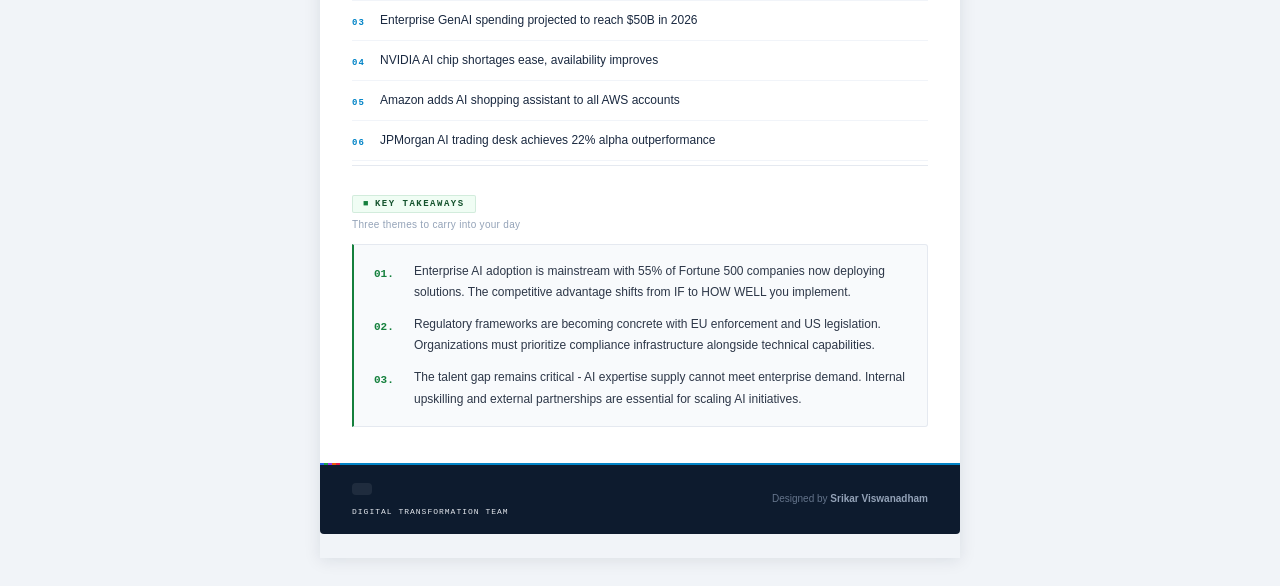
<file: assets/agent/email_preview.html>
<!DOCTYPE html>
<html lang="en">
<head>
  <meta charset="UTF-8"/>
  <meta name="viewport" content="width=device-width,initial-scale=1.0"/>
  <title>GMR AI Intelligence Briefing</title>
</head>
<body style="margin:0;padding:0;background:#F1F4F8;font-family:Arial,Helvetica,sans-serif;">

<table width="100%" cellpadding="0" cellspacing="0"
       style="background:#F1F4F8;padding:28px 0;">
  <tr><td align="center">
  <table width="640" cellpadding="0" cellspacing="0"
         style="max-width:640px;width:100%;box-shadow:0 2px 16px rgba(13,27,46,0.10);">

    <!-- ═══════════════════════════════
         HEADER
    ═══════════════════════════════ -->
    <tr>
      <td style="background:#0D1B2E;padding:0;border-radius:4px 4px 0 0;">

        <!-- top accent line -->
        <table width="100%" cellpadding="0" cellspacing="0">
          <tr>
            <td width="4" style="background:#2563EB;height:2px;font-size:1px;">&nbsp;</td>
            <td width="4" style="background:#16A34A;height:2px;font-size:1px;">&nbsp;</td>
            <td width="4" style="background:#9333EA;height:2px;font-size:1px;">&nbsp;</td>
            <td width="4" style="background:#EA580C;height:2px;font-size:1px;">&nbsp;</td>
            <td width="4" style="background:#E11D48;height:2px;font-size:1px;">&nbsp;</td>
            <td style="background:#0284C7;height:2px;font-size:1px;">&nbsp;</td>
          </tr>
        </table>

        <!-- main header content -->
        <table width="100%" cellpadding="0" cellspacing="0">
          <tr>
            <td style="padding:26px 32px 20px 32px;">

              <!-- GMR logo + title row -->
              <table width="100%" cellpadding="0" cellspacing="0" style="margin-bottom:14px;">
                <tr>
                  <td width="110" valign="middle">
                    <div style="background:#FFFFFF;border-radius:6px;padding:8px 12px;display:inline-block;border:1px solid #E5E9F0;box-shadow:0 1px 3px rgba(0,0,0,0.08);">
                      <img src="[data-uri]" 
                           width="95" height="40" alt="GMR Group" 
                           style="display:block;width:95px;height:auto;object-fit:contain;"/>
                    </div>
                  </td>
                  <td style="padding-left:18px;border-left:1px solid rgba(255,255,255,0.08);" valign="middle">
                    <p style="margin:0 0 3px 0;font-family:Courier New,Courier,monospace;
                                font-size:8px;font-weight:700;color:#2563EB;
                                letter-spacing:2.5px;text-transform:uppercase;">
                      DIGITAL TRANSFORMATION TEAM</p>
                    <p style="margin:0;font-size:22px;font-weight:700;color:#FFFFFF;
                                letter-spacing:-0.5px;line-height:1.15;
                                font-family:Arial,Helvetica,sans-serif;">
                      AI Intelligence Briefing</p>
                  </td>
                </tr>
              </table>

            </td>
          </tr>
        </table>

        <!-- section index bar -->
        <table width="100%" cellpadding="0" cellspacing="0">
          <tr>
            <td style="background:rgba(255,255,255,0.04);
                        border-top:1px solid rgba(255,255,255,0.06);
                        padding:9px 32px;">
              <p style="margin:0;font-family:Courier New,Courier,monospace;
                          font-size:9px;color:#475569;letter-spacing:0.5px;">
                INDEX &rarr;
                &nbsp;<span style="color:#2563EB;">HEADLINES</span>
                &nbsp;&#183;&nbsp;<span style="color:#16A34A;">MODELS</span>
                &nbsp;&#183;&nbsp;<span style="color:#EA580C;">BUSINESS</span>
                &nbsp;&#183;&nbsp;<span style="color:#9333EA;">RESEARCH</span>
                &nbsp;&#183;&nbsp;<span style="color:#E11D48;">POLICY</span>
                &nbsp;&#183;&nbsp;<span style="color:#0284C7;">QUICK BITES</span>
                &nbsp;&#183;&nbsp;<span style="color:#15803D;">TAKEAWAYS</span>
              </p>
            </td>
          </tr>
        </table>

      </td>
    </tr>

    <!-- ═══════════════════════════════
         BODY
    ═══════════════════════════════ -->
    <tr>
      <td style="background:#FFFFFF;padding:0 32px 32px 32px;">

        <table width="100%" cellpadding="0" cellspacing="0">

          <!-- brief intro line -->
          <tr>
            <td style="padding:22px 0 18px 0;border-bottom:1px solid #E5E9F0;">
              <p style="margin:0;font-family:Arial,Helvetica,sans-serif;
                          font-size:12px;color:#64748B;line-height:1.8;">
                Daily AI intelligence compiled by the GMR Digital Transformation Team.
                Covers model releases, enterprise adoption, research advances and policy
                developments relevant to GMR Group operations and strategy.
              </p>
            </td>
          </tr>

          
        <tr>
          <td style="padding:26px 0 4px 0;border-top:1px solid #E5E9F0;">
            <table width="100%" cellpadding="0" cellspacing="0"><tr>
              <td style="padding-bottom:14px;">
                <span style="display:inline-block;background:#EFF6FF;color:#1D4ED8;font-family:Courier New,Courier,monospace;font-size:9px;font-weight:700;letter-spacing:1.5px;text-transform:uppercase;padding:3px 10px;border-radius:2px;border:1px solid #2563EB22;"><span style="color:#2563EB;margin-right:5px;">&#9632;</span>TOP HEADLINES</span>
                <p style="margin:6px 0 0 0;font-family:Arial,Helvetica,sans-serif;
                            font-size:10px;color:#94A3B8;letter-spacing:0.3px;">
                  Most significant AI developments today</p>
              </td>
            </tr></table>
            
        <tr>
          <td style="padding:0 0 14px 0;">
            <table width="100%" cellpadding="0" cellspacing="0"
                   style="border:1px solid #E5E9F0;border-radius:3px;background:#FFFFFF;">
              <tr>
                <td style="border-left:2px solid #2563EB;padding:14px 18px;">
                  <p style="margin:0 0 6px 0;font-family:Courier New,Courier,monospace;
                              font-size:9px;font-weight:700;color:#1D4ED8;
                              letter-spacing:1.5px;text-transform:uppercase;">
                    // OpenAI Blog</p>
                  <p style="margin:0 0 8px 0;font-size:13px;font-weight:700;color:#0D1B2E;
                              line-height:1.55;font-family:Arial,Helvetica,sans-serif;">
                    GPT-5 Breaks New Benchmarks in Reasoning Tasks</p>
                  <p style="margin:0 0 12px 0;font-size:11.5px;color:#4A5568;
                              line-height:1.85;font-family:Arial,Helvetica,sans-serif;">
                    OpenAI announces GPT-5 with 40% improvement in complex reasoning. Critical for enterprise AI deployment and decision-making systems.</p>
                  <a href="https://openai.com/blog/gpt5"
                     style="font-family:Courier New,Courier,monospace;font-size:9px;
                             font-weight:700;color:#2563EB;text-decoration:none;
                             letter-spacing:1px;text-transform:uppercase;">
                    [ READ FULL ARTICLE &rarr; ]</a>
                </td>
              </tr>
            </table>
          </td>
        </tr>
        <tr>
          <td style="padding:0 0 14px 0;">
            <table width="100%" cellpadding="0" cellspacing="0"
                   style="border:1px solid #E5E9F0;border-radius:3px;background:#FFFFFF;">
              <tr>
                <td style="border-left:2px solid #2563EB;padding:14px 18px;">
                  <p style="margin:0 0 6px 0;font-family:Courier New,Courier,monospace;
                              font-size:9px;font-weight:700;color:#1D4ED8;
                              letter-spacing:1.5px;text-transform:uppercase;">
                    // Google DeepMind</p>
                  <p style="margin:0 0 8px 0;font-size:13px;font-weight:700;color:#0D1B2E;
                              line-height:1.55;font-family:Arial,Helvetica,sans-serif;">
                    Gemini 2.0 Multimodal Capabilities Released</p>
                  <p style="margin:0 0 12px 0;font-size:11.5px;color:#4A5568;
                              line-height:1.85;font-family:Arial,Helvetica,sans-serif;">
                    Google releases Gemini 2.0 with advanced video understanding and real-time processing. Key implications for content analysis and automation.</p>
                  <a href="https://deepmind.google/blog/gemini-2"
                     style="font-family:Courier New,Courier,monospace;font-size:9px;
                             font-weight:700;color:#2563EB;text-decoration:none;
                             letter-spacing:1px;text-transform:uppercase;">
                    [ READ FULL ARTICLE &rarr; ]</a>
                </td>
              </tr>
            </table>
          </td>
        </tr>
        <tr>
          <td style="padding:0 0 14px 0;">
            <table width="100%" cellpadding="0" cellspacing="0"
                   style="border:1px solid #E5E9F0;border-radius:3px;background:#FFFFFF;">
              <tr>
                <td style="border-left:2px solid #2563EB;padding:14px 18px;">
                  <p style="margin:0 0 6px 0;font-family:Courier New,Courier,monospace;
                              font-size:9px;font-weight:700;color:#1D4ED8;
                              letter-spacing:1.5px;text-transform:uppercase;">
                    // Meta AI</p>
                  <p style="margin:0 0 8px 0;font-size:13px;font-weight:700;color:#0D1B2E;
                              line-height:1.55;font-family:Arial,Helvetica,sans-serif;">
                    Llama 3.5 Open Source Model Available</p>
                  <p style="margin:0 0 12px 0;font-size:11.5px;color:#4A5568;
                              line-height:1.85;font-family:Arial,Helvetica,sans-serif;">
                    Meta releases Llama 3.5, a fully open-source LLM rivaling commercial offerings. Significant shift in enterprise AI accessibility.</p>
                  <a href="https://ai.meta.com/blog/llama-3-5"
                     style="font-family:Courier New,Courier,monospace;font-size:9px;
                             font-weight:700;color:#2563EB;text-decoration:none;
                             letter-spacing:1px;text-transform:uppercase;">
                    [ READ FULL ARTICLE &rarr; ]</a>
                </td>
              </tr>
            </table>
          </td>
        </tr>
        <tr>
          <td style="padding:0 0 14px 0;">
            <table width="100%" cellpadding="0" cellspacing="0"
                   style="border:1px solid #E5E9F0;border-radius:3px;background:#FFFFFF;">
              <tr>
                <td style="border-left:2px solid #2563EB;padding:14px 18px;">
                  <p style="margin:0 0 6px 0;font-family:Courier New,Courier,monospace;
                              font-size:9px;font-weight:700;color:#1D4ED8;
                              letter-spacing:1.5px;text-transform:uppercase;">
                    // Reuters</p>
                  <p style="margin:0 0 8px 0;font-size:13px;font-weight:700;color:#0D1B2E;
                              line-height:1.55;font-family:Arial,Helvetica,sans-serif;">
                    EU AI Act Enforcement Begins Next Quarter</p>
                  <p style="margin:0 0 12px 0;font-size:11.5px;color:#4A5568;
                              line-height:1.85;font-family:Arial,Helvetica,sans-serif;">
                    European Union begins enforcement of AI Act regulations. Compliance deadlines critical for multinational organizations.</p>
                  <a href="https://reuters.com/ai-regulation"
                     style="font-family:Courier New,Courier,monospace;font-size:9px;
                             font-weight:700;color:#2563EB;text-decoration:none;
                             letter-spacing:1px;text-transform:uppercase;">
                    [ READ FULL ARTICLE &rarr; ]</a>
                </td>
              </tr>
            </table>
          </td>
        </tr>
          </td>
        </tr>
          
        <tr>
          <td style="padding:26px 0 4px 0;border-top:1px solid #E5E9F0;">
            <table width="100%" cellpadding="0" cellspacing="0"><tr>
              <td style="padding-bottom:14px;">
                <span style="display:inline-block;background:#F0FDF4;color:#166534;font-family:Courier New,Courier,monospace;font-size:9px;font-weight:700;letter-spacing:1.5px;text-transform:uppercase;padding:3px 10px;border-radius:2px;border:1px solid #16A34A22;"><span style="color:#16A34A;margin-right:5px;">&#9632;</span>MODELS &amp; TOOLS</span>
                <p style="margin:6px 0 0 0;font-family:Arial,Helvetica,sans-serif;
                            font-size:10px;color:#94A3B8;letter-spacing:0.3px;">
                  New AI model releases, product launches and capability updates</p>
              </td>
            </tr></table>
            
        <tr>
          <td style="padding:0 0 14px 0;">
            <table width="100%" cellpadding="0" cellspacing="0"
                   style="border:1px solid #E5E9F0;border-radius:3px;background:#FFFFFF;">
              <tr>
                <td style="border-left:2px solid #16A34A;padding:14px 18px;">
                  <p style="margin:0 0 6px 0;font-family:Courier New,Courier,monospace;
                              font-size:9px;font-weight:700;color:#166534;
                              letter-spacing:1.5px;text-transform:uppercase;">
                    // Anthropic</p>
                  <p style="margin:0 0 8px 0;font-size:13px;font-weight:700;color:#0D1B2E;
                              line-height:1.55;font-family:Arial,Helvetica,sans-serif;">
                    Claude 4 API Now Available</p>
                  <p style="margin:0 0 12px 0;font-size:11.5px;color:#4A5568;
                              line-height:1.85;font-family:Arial,Helvetica,sans-serif;">
                    Anthropic launches Claude 4 with expanded context window and faster inference. Enhanced enterprise adoption potential.</p>
                  <a href="https://anthropic.com/claude-4"
                     style="font-family:Courier New,Courier,monospace;font-size:9px;
                             font-weight:700;color:#16A34A;text-decoration:none;
                             letter-spacing:1px;text-transform:uppercase;">
                    [ READ FULL ARTICLE &rarr; ]</a>
                </td>
              </tr>
            </table>
          </td>
        </tr>
        <tr>
          <td style="padding:0 0 14px 0;">
            <table width="100%" cellpadding="0" cellspacing="0"
                   style="border:1px solid #E5E9F0;border-radius:3px;background:#FFFFFF;">
              <tr>
                <td style="border-left:2px solid #16A34A;padding:14px 18px;">
                  <p style="margin:0 0 6px 0;font-family:Courier New,Courier,monospace;
                              font-size:9px;font-weight:700;color:#166534;
                              letter-spacing:1.5px;text-transform:uppercase;">
                    // Hugging Face</p>
                  <p style="margin:0 0 8px 0;font-size:13px;font-weight:700;color:#0D1B2E;
                              line-height:1.55;font-family:Arial,Helvetica,sans-serif;">
                    Mistral 3 Model Released</p>
                  <p style="margin:0 0 12px 0;font-size:11.5px;color:#4A5568;
                              line-height:1.85;font-family:Arial,Helvetica,sans-serif;">
                    New open-source model optimized for efficiency. Relevant for cost-conscious enterprise deployments.</p>
                  <a href="https://huggingface.co/mistral-3"
                     style="font-family:Courier New,Courier,monospace;font-size:9px;
                             font-weight:700;color:#16A34A;text-decoration:none;
                             letter-spacing:1px;text-transform:uppercase;">
                    [ READ FULL ARTICLE &rarr; ]</a>
                </td>
              </tr>
            </table>
          </td>
        </tr>
        <tr>
          <td style="padding:0 0 14px 0;">
            <table width="100%" cellpadding="0" cellspacing="0"
                   style="border:1px solid #E5E9F0;border-radius:3px;background:#FFFFFF;">
              <tr>
                <td style="border-left:2px solid #16A34A;padding:14px 18px;">
                  <p style="margin:0 0 6px 0;font-family:Courier New,Courier,monospace;
                              font-size:9px;font-weight:700;color:#166534;
                              letter-spacing:1.5px;text-transform:uppercase;">
                    // Microsoft</p>
                  <p style="margin:0 0 8px 0;font-size:13px;font-weight:700;color:#0D1B2E;
                              line-height:1.55;font-family:Arial,Helvetica,sans-serif;">
                    Copilot Pro Enterprise Features Expand</p>
                  <p style="margin:0 0 12px 0;font-size:11.5px;color:#4A5568;
                              line-height:1.85;font-family:Arial,Helvetica,sans-serif;">
                    Microsoft Copilot Pro gains new enterprise capabilities for business process automation.</p>
                  <a href="https://microsoft.com/copilot-pro"
                     style="font-family:Courier New,Courier,monospace;font-size:9px;
                             font-weight:700;color:#16A34A;text-decoration:none;
                             letter-spacing:1px;text-transform:uppercase;">
                    [ READ FULL ARTICLE &rarr; ]</a>
                </td>
              </tr>
            </table>
          </td>
        </tr>
          </td>
        </tr>
          
        <tr>
          <td style="padding:26px 0 4px 0;border-top:1px solid #E5E9F0;">
            <table width="100%" cellpadding="0" cellspacing="0"><tr>
              <td style="padding-bottom:14px;">
                <span style="display:inline-block;background:#FFF7ED;color:#9A3412;font-family:Courier New,Courier,monospace;font-size:9px;font-weight:700;letter-spacing:1.5px;text-transform:uppercase;padding:3px 10px;border-radius:2px;border:1px solid #EA580C22;"><span style="color:#EA580C;margin-right:5px;">&#9632;</span>BUSINESS &amp; ENTERPRISE</span>
                <p style="margin:6px 0 0 0;font-family:Arial,Helvetica,sans-serif;
                            font-size:10px;color:#94A3B8;letter-spacing:0.3px;">
                  Enterprise AI adoption, strategy and consulting landscape</p>
              </td>
            </tr></table>
            
        <tr>
          <td style="padding:0 0 14px 0;">
            <table width="100%" cellpadding="0" cellspacing="0"
                   style="border:1px solid #E5E9F0;border-radius:3px;background:#FFFFFF;">
              <tr>
                <td style="border-left:2px solid #EA580C;padding:14px 18px;">
                  <p style="margin:0 0 6px 0;font-family:Courier New,Courier,monospace;
                              font-size:9px;font-weight:700;color:#9A3412;
                              letter-spacing:1.5px;text-transform:uppercase;">
                    // McKinsey</p>
                  <p style="margin:0 0 8px 0;font-size:13px;font-weight:700;color:#0D1B2E;
                              line-height:1.55;font-family:Arial,Helvetica,sans-serif;">
                    Enterprise AI Adoption Reaches 55% Among Fortune 500</p>
                  <p style="margin:0 0 12px 0;font-size:11.5px;color:#4A5568;
                              line-height:1.85;font-family:Arial,Helvetica,sans-serif;">
                    McKinsey report shows majority of large enterprises now deploying AI solutions. Cost savings averaging 30% in pilot programs.</p>
                  <a href="https://mckinsey.com/ai-adoption"
                     style="font-family:Courier New,Courier,monospace;font-size:9px;
                             font-weight:700;color:#EA580C;text-decoration:none;
                             letter-spacing:1px;text-transform:uppercase;">
                    [ READ FULL ARTICLE &rarr; ]</a>
                </td>
              </tr>
            </table>
          </td>
        </tr>
        <tr>
          <td style="padding:0 0 14px 0;">
            <table width="100%" cellpadding="0" cellspacing="0"
                   style="border:1px solid #E5E9F0;border-radius:3px;background:#FFFFFF;">
              <tr>
                <td style="border-left:2px solid #EA580C;padding:14px 18px;">
                  <p style="margin:0 0 6px 0;font-family:Courier New,Courier,monospace;
                              font-size:9px;font-weight:700;color:#9A3412;
                              letter-spacing:1.5px;text-transform:uppercase;">
                    // Accenture</p>
                  <p style="margin:0 0 8px 0;font-size:13px;font-weight:700;color:#0D1B2E;
                              line-height:1.55;font-family:Arial,Helvetica,sans-serif;">
                    AI Skills Gap Widens, Training Programs Surge</p>
                  <p style="margin:0 0 12px 0;font-size:11.5px;color:#4A5568;
                              line-height:1.85;font-family:Arial,Helvetica,sans-serif;">
                    Enterprise demand for AI expertise outpaces supply. Training and upskilling initiatives critical for competitive advantage.</p>
                  <a href="https://accenture.com/ai-skills"
                     style="font-family:Courier New,Courier,monospace;font-size:9px;
                             font-weight:700;color:#EA580C;text-decoration:none;
                             letter-spacing:1px;text-transform:uppercase;">
                    [ READ FULL ARTICLE &rarr; ]</a>
                </td>
              </tr>
            </table>
          </td>
        </tr>
        <tr>
          <td style="padding:0 0 14px 0;">
            <table width="100%" cellpadding="0" cellspacing="0"
                   style="border:1px solid #E5E9F0;border-radius:3px;background:#FFFFFF;">
              <tr>
                <td style="border-left:2px solid #EA580C;padding:14px 18px;">
                  <p style="margin:0 0 6px 0;font-family:Courier New,Courier,monospace;
                              font-size:9px;font-weight:700;color:#9A3412;
                              letter-spacing:1.5px;text-transform:uppercase;">
                    // Deloitte</p>
                  <p style="margin:0 0 8px 0;font-size:13px;font-weight:700;color:#0D1B2E;
                              line-height:1.55;font-family:Arial,Helvetica,sans-serif;">
                    AI ROI Exceeds Expectations in Year Two</p>
                  <p style="margin:0 0 12px 0;font-size:11.5px;color:#4A5568;
                              line-height:1.85;font-family:Arial,Helvetica,sans-serif;">
                    Late-stage AI projects show 2-3x higher returns than initial projections. Strong business case for continued investment.</p>
                  <a href="https://deloitte.com/ai-roi"
                     style="font-family:Courier New,Courier,monospace;font-size:9px;
                             font-weight:700;color:#EA580C;text-decoration:none;
                             letter-spacing:1px;text-transform:uppercase;">
                    [ READ FULL ARTICLE &rarr; ]</a>
                </td>
              </tr>
            </table>
          </td>
        </tr>
          </td>
        </tr>
          
        <tr>
          <td style="padding:26px 0 4px 0;border-top:1px solid #E5E9F0;">
            <table width="100%" cellpadding="0" cellspacing="0"><tr>
              <td style="padding-bottom:14px;">
                <span style="display:inline-block;background:#FAF5FF;color:#6B21A8;font-family:Courier New,Courier,monospace;font-size:9px;font-weight:700;letter-spacing:1.5px;text-transform:uppercase;padding:3px 10px;border-radius:2px;border:1px solid #9333EA22;"><span style="color:#9333EA;margin-right:5px;">&#9632;</span>RESEARCH &amp; BREAKTHROUGHS</span>
                <p style="margin:6px 0 0 0;font-family:Arial,Helvetica,sans-serif;
                            font-size:10px;color:#94A3B8;letter-spacing:0.3px;">
                  Academic papers, benchmarks and technical advances</p>
              </td>
            </tr></table>
            
        <tr>
          <td style="padding:0 0 14px 0;">
            <table width="100%" cellpadding="0" cellspacing="0"
                   style="border:1px solid #E5E9F0;border-radius:3px;background:#FFFFFF;">
              <tr>
                <td style="border-left:2px solid #9333EA;padding:14px 18px;">
                  <p style="margin:0 0 6px 0;font-family:Courier New,Courier,monospace;
                              font-size:9px;font-weight:700;color:#6B21A8;
                              letter-spacing:1.5px;text-transform:uppercase;">
                    // Stanford HAI</p>
                  <p style="margin:0 0 8px 0;font-size:13px;font-weight:700;color:#0D1B2E;
                              line-height:1.55;font-family:Arial,Helvetica,sans-serif;">
                    New Research on AI Interpretability Published</p>
                  <p style="margin:0 0 12px 0;font-size:11.5px;color:#4A5568;
                              line-height:1.85;font-family:Arial,Helvetica,sans-serif;">
                    Stanford researchers develop breakthrough techniques for understanding neural network decision-making. Important for regulatory compliance.</p>
                  <a href="https://stanford.edu/hai-interpretability"
                     style="font-family:Courier New,Courier,monospace;font-size:9px;
                             font-weight:700;color:#9333EA;text-decoration:none;
                             letter-spacing:1px;text-transform:uppercase;">
                    [ READ FULL ARTICLE &rarr; ]</a>
                </td>
              </tr>
            </table>
          </td>
        </tr>
        <tr>
          <td style="padding:0 0 14px 0;">
            <table width="100%" cellpadding="0" cellspacing="0"
                   style="border:1px solid #E5E9F0;border-radius:3px;background:#FFFFFF;">
              <tr>
                <td style="border-left:2px solid #9333EA;padding:14px 18px;">
                  <p style="margin:0 0 6px 0;font-family:Courier New,Courier,monospace;
                              font-size:9px;font-weight:700;color:#6B21A8;
                              letter-spacing:1.5px;text-transform:uppercase;">
                    // MIT CSAIL</p>
                  <p style="margin:0 0 8px 0;font-size:13px;font-weight:700;color:#0D1B2E;
                              line-height:1.55;font-family:Arial,Helvetica,sans-serif;">
                    Efficient Transformers: 50% Faster Inference</p>
                  <p style="margin:0 0 12px 0;font-size:11.5px;color:#4A5568;
                              line-height:1.85;font-family:Arial,Helvetica,sans-serif;">
                    MIT breakthrough reduces computational requirements in transformer models. Major implications for deployment scalability.</p>
                  <a href="https://csail.mit.edu/efficient-transformers"
                     style="font-family:Courier New,Courier,monospace;font-size:9px;
                             font-weight:700;color:#9333EA;text-decoration:none;
                             letter-spacing:1px;text-transform:uppercase;">
                    [ READ FULL ARTICLE &rarr; ]</a>
                </td>
              </tr>
            </table>
          </td>
        </tr>
        <tr>
          <td style="padding:0 0 14px 0;">
            <table width="100%" cellpadding="0" cellspacing="0"
                   style="border:1px solid #E5E9F0;border-radius:3px;background:#FFFFFF;">
              <tr>
                <td style="border-left:2px solid #9333EA;padding:14px 18px;">
                  <p style="margin:0 0 6px 0;font-family:Courier New,Courier,monospace;
                              font-size:9px;font-weight:700;color:#6B21A8;
                              letter-spacing:1.5px;text-transform:uppercase;">
                    // Berkeley AI Research</p>
                  <p style="margin:0 0 8px 0;font-size:13px;font-weight:700;color:#0D1B2E;
                              line-height:1.55;font-family:Arial,Helvetica,sans-serif;">
                    Federated Learning Framework Released</p>
                  <p style="margin:0 0 12px 0;font-size:11.5px;color:#4A5568;
                              line-height:1.85;font-family:Arial,Helvetica,sans-serif;">
                    New framework enables privacy-preserving AI training across distributed datasets. Critical for regulated industries.</p>
                  <a href="https://berkeley.edu/federated-learning"
                     style="font-family:Courier New,Courier,monospace;font-size:9px;
                             font-weight:700;color:#9333EA;text-decoration:none;
                             letter-spacing:1px;text-transform:uppercase;">
                    [ READ FULL ARTICLE &rarr; ]</a>
                </td>
              </tr>
            </table>
          </td>
        </tr>
          </td>
        </tr>
          
        <tr>
          <td style="padding:26px 0 4px 0;border-top:1px solid #E5E9F0;">
            <table width="100%" cellpadding="0" cellspacing="0"><tr>
              <td style="padding-bottom:14px;">
                <span style="display:inline-block;background:#FFF1F2;color:#9F1239;font-family:Courier New,Courier,monospace;font-size:9px;font-weight:700;letter-spacing:1.5px;text-transform:uppercase;padding:3px 10px;border-radius:2px;border:1px solid #E11D4822;"><span style="color:#E11D48;margin-right:5px;">&#9632;</span>POLICY &amp; GOVERNANCE</span>
                <p style="margin:6px 0 0 0;font-family:Arial,Helvetica,sans-serif;
                            font-size:10px;color:#94A3B8;letter-spacing:0.3px;">
                  Regulation, ethics, government and compliance updates</p>
              </td>
            </tr></table>
            
        <tr>
          <td style="padding:0 0 14px 0;">
            <table width="100%" cellpadding="0" cellspacing="0"
                   style="border:1px solid #E5E9F0;border-radius:3px;background:#FFFFFF;">
              <tr>
                <td style="border-left:2px solid #E11D48;padding:14px 18px;">
                  <p style="margin:0 0 6px 0;font-family:Courier New,Courier,monospace;
                              font-size:9px;font-weight:700;color:#9F1239;
                              letter-spacing:1.5px;text-transform:uppercase;">
                    // US Congress</p>
                  <p style="margin:0 0 8px 0;font-size:13px;font-weight:700;color:#0D1B2E;
                              line-height:1.55;font-family:Arial,Helvetica,sans-serif;">
                    Senate Approves AI Regulation Framework</p>
                  <p style="margin:0 0 12px 0;font-size:11.5px;color:#4A5568;
                              line-height:1.85;font-family:Arial,Helvetica,sans-serif;">
                    Senate passes comprehensive AI regulation requiring transparency and accountability measures. Compliance timeline: 18 months.</p>
                  <a href="https://congress.gov/ai-regulation"
                     style="font-family:Courier New,Courier,monospace;font-size:9px;
                             font-weight:700;color:#E11D48;text-decoration:none;
                             letter-spacing:1px;text-transform:uppercase;">
                    [ READ FULL ARTICLE &rarr; ]</a>
                </td>
              </tr>
            </table>
          </td>
        </tr>
        <tr>
          <td style="padding:0 0 14px 0;">
            <table width="100%" cellpadding="0" cellspacing="0"
                   style="border:1px solid #E5E9F0;border-radius:3px;background:#FFFFFF;">
              <tr>
                <td style="border-left:2px solid #E11D48;padding:14px 18px;">
                  <p style="margin:0 0 6px 0;font-family:Courier New,Courier,monospace;
                              font-size:9px;font-weight:700;color:#9F1239;
                              letter-spacing:1.5px;text-transform:uppercase;">
                    // UK ICO</p>
                  <p style="margin:0 0 8px 0;font-size:13px;font-weight:700;color:#0D1B2E;
                              line-height:1.55;font-family:Arial,Helvetica,sans-serif;">
                    AI Data Privacy Guidelines Updated</p>
                  <p style="margin:0 0 12px 0;font-size:11.5px;color:#4A5568;
                              line-height:1.85;font-family:Arial,Helvetica,sans-serif;">
                    UK Information Commissioner's Office releases updated guidance on AI and data protection. Affects GDPR compliance strategies.</p>
                  <a href="https://ico.org.uk/ai-privacy"
                     style="font-family:Courier New,Courier,monospace;font-size:9px;
                             font-weight:700;color:#E11D48;text-decoration:none;
                             letter-spacing:1px;text-transform:uppercase;">
                    [ READ FULL ARTICLE &rarr; ]</a>
                </td>
              </tr>
            </table>
          </td>
        </tr>
          </td>
        </tr>
          
        <tr>
          <td style="padding:26px 0 4px 0;border-top:1px solid #E5E9F0;">
            <table width="100%" cellpadding="0" cellspacing="0"><tr>
              <td style="padding-bottom:14px;">
                <span style="display:inline-block;background:#F0F9FF;color:#0C4A6E;font-family:Courier New,Courier,monospace;font-size:9px;font-weight:700;letter-spacing:1.5px;text-transform:uppercase;padding:3px 10px;border-radius:2px;border:1px solid #0284C722;"><span style="color:#0284C7;margin-right:5px;">&#9632;</span>QUICK BITES</span>
                <p style="margin:6px 0 0 0;font-family:Arial,Helvetica,sans-serif;
                            font-size:10px;color:#94A3B8;letter-spacing:0.3px;">
                  Short-form updates worth noting</p>
              </td>
            </tr></table>
            <table width="100%" cellpadding="0" cellspacing="0">
        <tr>
          <td style="border-bottom:1px solid #F1F4F9;padding:9px 0;">
            <table width="100%" cellpadding="0" cellspacing="0"><tr>
              <td width="28" valign="top" style="padding-top:1px;">
                <span style="font-family:Courier New,Courier,monospace;font-size:9px;
                             font-weight:700;color:#0284C7;letter-spacing:1px;">
                  01</span>
              </td>
              <td>
                <a href="https://openai.com"
                   style="font-family:Arial,Helvetica,sans-serif;font-size:12px;
                           color:#1A2940;text-decoration:none;line-height:1.65;
                           font-weight:500;">ChatGPT Pro subscribers now 5M+ globally</a>
              </td>
            </tr></table>
          </td>
        </tr>
        <tr>
          <td style="border-bottom:1px solid #F1F4F9;padding:9px 0;">
            <table width="100%" cellpadding="0" cellspacing="0"><tr>
              <td width="28" valign="top" style="padding-top:1px;">
                <span style="font-family:Courier New,Courier,monospace;font-size:9px;
                             font-weight:700;color:#0284C7;letter-spacing:1px;">
                  02</span>
              </td>
              <td>
                <a href="https://example.com"
                   style="font-family:Arial,Helvetica,sans-serif;font-size:12px;
                           color:#1A2940;text-decoration:none;line-height:1.65;
                           font-weight:500;">AI-generated content moderation accuracy reaches 98%</a>
              </td>
            </tr></table>
          </td>
        </tr>
        <tr>
          <td style="border-bottom:1px solid #F1F4F9;padding:9px 0;">
            <table width="100%" cellpadding="0" cellspacing="0"><tr>
              <td width="28" valign="top" style="padding-top:1px;">
                <span style="font-family:Courier New,Courier,monospace;font-size:9px;
                             font-weight:700;color:#0284C7;letter-spacing:1px;">
                  03</span>
              </td>
              <td>
                <a href="https://example.com"
                   style="font-family:Arial,Helvetica,sans-serif;font-size:12px;
                           color:#1A2940;text-decoration:none;line-height:1.65;
                           font-weight:500;">Enterprise GenAI spending projected to reach $50B in 2026</a>
              </td>
            </tr></table>
          </td>
        </tr>
        <tr>
          <td style="border-bottom:1px solid #F1F4F9;padding:9px 0;">
            <table width="100%" cellpadding="0" cellspacing="0"><tr>
              <td width="28" valign="top" style="padding-top:1px;">
                <span style="font-family:Courier New,Courier,monospace;font-size:9px;
                             font-weight:700;color:#0284C7;letter-spacing:1px;">
                  04</span>
              </td>
              <td>
                <a href="https://nvidia.com"
                   style="font-family:Arial,Helvetica,sans-serif;font-size:12px;
                           color:#1A2940;text-decoration:none;line-height:1.65;
                           font-weight:500;">NVIDIA AI chip shortages ease, availability improves</a>
              </td>
            </tr></table>
          </td>
        </tr>
        <tr>
          <td style="border-bottom:1px solid #F1F4F9;padding:9px 0;">
            <table width="100%" cellpadding="0" cellspacing="0"><tr>
              <td width="28" valign="top" style="padding-top:1px;">
                <span style="font-family:Courier New,Courier,monospace;font-size:9px;
                             font-weight:700;color:#0284C7;letter-spacing:1px;">
                  05</span>
              </td>
              <td>
                <a href="https://aws.amazon.com"
                   style="font-family:Arial,Helvetica,sans-serif;font-size:12px;
                           color:#1A2940;text-decoration:none;line-height:1.65;
                           font-weight:500;">Amazon adds AI shopping assistant to all AWS accounts</a>
              </td>
            </tr></table>
          </td>
        </tr>
        <tr>
          <td style="border-bottom:1px solid #F1F4F9;padding:9px 0;">
            <table width="100%" cellpadding="0" cellspacing="0"><tr>
              <td width="28" valign="top" style="padding-top:1px;">
                <span style="font-family:Courier New,Courier,monospace;font-size:9px;
                             font-weight:700;color:#0284C7;letter-spacing:1px;">
                  06</span>
              </td>
              <td>
                <a href="https://jpm.com"
                   style="font-family:Arial,Helvetica,sans-serif;font-size:12px;
                           color:#1A2940;text-decoration:none;line-height:1.65;
                           font-weight:500;">JPMorgan AI trading desk achieves 22% alpha outperformance</a>
              </td>
            </tr></table>
          </td>
        </tr></table>
          </td>
        </tr>

          <!-- takeaways -->
          <tr>
            <td style="padding:26px 0 4px 0;border-top:1px solid #E5E9F0;">
              <table width="100%" cellpadding="0" cellspacing="0"><tr>
                <td style="padding-bottom:14px;">
                  <span style="display:inline-block;background:#F0FDF4;color:#14532D;font-family:Courier New,Courier,monospace;font-size:9px;font-weight:700;letter-spacing:1.5px;text-transform:uppercase;padding:3px 10px;border-radius:2px;border:1px solid #15803D22;"><span style="color:#15803D;margin-right:5px;">&#9632;</span>KEY TAKEAWAYS</span>
                  <p style="margin:6px 0 0 0;font-family:Arial,Helvetica,sans-serif;
                              font-size:10px;color:#94A3B8;letter-spacing:0.3px;">
                    Three themes to carry into your day</p>
                </td>
              </tr></table>
              <table width="100%" cellpadding="0" cellspacing="0">
                <tr>
                  <td style="background:#F8FAFC;border:1px solid #E5E9F0;
                              border-left:2px solid #15803D;border-radius:0 3px 3px 0;
                              padding:16px 20px 6px 20px;">
                    <table width="100%" cellpadding="0" cellspacing="0">
                      
        <tr>
          <td style="padding:0 0 10px 0;">
            <table width="100%" cellpadding="0" cellspacing="0"><tr>
              <td width="36" valign="top" style="padding-top:2px;">
                <span style="font-family:Courier New,Courier,monospace;font-size:11px;
                             font-weight:700;color:#15803D;line-height:1;">01.</span>
              </td>
              <td style="padding-left:4px;">
                <p style="margin:0;font-family:Arial,Helvetica,sans-serif;font-size:12px;
                            color:#2D3748;line-height:1.8;font-weight:500;">Enterprise AI adoption is mainstream with 55% of Fortune 500 companies now deploying solutions. The competitive advantage shifts from IF to HOW WELL you implement.</p>
              </td>
            </tr></table>
          </td>
        </tr>
        <tr>
          <td style="padding:0 0 10px 0;">
            <table width="100%" cellpadding="0" cellspacing="0"><tr>
              <td width="36" valign="top" style="padding-top:2px;">
                <span style="font-family:Courier New,Courier,monospace;font-size:11px;
                             font-weight:700;color:#15803D;line-height:1;">02.</span>
              </td>
              <td style="padding-left:4px;">
                <p style="margin:0;font-family:Arial,Helvetica,sans-serif;font-size:12px;
                            color:#2D3748;line-height:1.8;font-weight:500;">Regulatory frameworks are becoming concrete with EU enforcement and US legislation. Organizations must prioritize compliance infrastructure alongside technical capabilities.</p>
              </td>
            </tr></table>
          </td>
        </tr>
        <tr>
          <td style="padding:0 0 10px 0;">
            <table width="100%" cellpadding="0" cellspacing="0"><tr>
              <td width="36" valign="top" style="padding-top:2px;">
                <span style="font-family:Courier New,Courier,monospace;font-size:11px;
                             font-weight:700;color:#15803D;line-height:1;">03.</span>
              </td>
              <td style="padding-left:4px;">
                <p style="margin:0;font-family:Arial,Helvetica,sans-serif;font-size:12px;
                            color:#2D3748;line-height:1.8;font-weight:500;">The talent gap remains critical - AI expertise supply cannot meet enterprise demand. Internal upskilling and external partnerships are essential for scaling AI initiatives.</p>
              </td>
            </tr></table>
          </td>
        </tr>
                    </table>
                  </td>
                </tr>
              </table>
            </td>
          </tr>

        </table>
      </td>
    </tr>

    <!-- ═══════════════════════════════
         FOOTER
    ═══════════════════════════════ -->
    <tr>
      <td style="background:#0D1B2E;padding:0;border-radius:0 0 4px 4px;">

        <!-- bottom colour rule -->
        <table width="100%" cellpadding="0" cellspacing="0">
          <tr>
            <td width="4" style="background:#2563EB;height:2px;font-size:1px;">&nbsp;</td>
            <td width="4" style="background:#16A34A;height:2px;font-size:1px;">&nbsp;</td>
            <td width="4" style="background:#9333EA;height:2px;font-size:1px;">&nbsp;</td>
            <td width="4" style="background:#EA580C;height:2px;font-size:1px;">&nbsp;</td>
            <td width="4" style="background:#E11D48;height:2px;font-size:1px;">&nbsp;</td>
            <td style="background:#0284C7;height:2px;font-size:1px;">&nbsp;</td>
          </tr>
        </table>

        <table width="100%" cellpadding="0" cellspacing="0">
          <tr>
            <td style="padding:18px 32px;" valign="middle">
              <div style="background:rgba(255,255,255,0.08);border-radius:4px;
                           padding:6px 10px;display:inline-block;margin-bottom:4px;"></div>
              <p style="margin:4px 0 0 0;font-family:Courier New,Courier,monospace;
                          font-size:8px;color:#e4e8ee;letter-spacing:1px;">
                DIGITAL TRANSFORMATION TEAM</p>
            </td>
            <td style="padding:18px 32px;" valign="middle" align="right">
              <p style="margin:0 0 3px 0;font-family:Arial,Helvetica,sans-serif;
                          font-size:10px;color:#64748B;line-height:1.5;">
                Designed by
                <span style="color:#94A3B8;font-weight:600;">Srikar Viswanadham</span></p>
              
            </td>
          </tr>
        </table>

      </td>
    </tr>

    <tr><td style="height:24px;">&nbsp;</td></tr>

  </table>
  </td></tr>
</table>

</body>
</html>
</file>
<file: assets/fonts/fonts.css>
﻿\n@font-face {
  font-family: 'Michroma';
  font-style: normal;
  font-weight: 400;
  font-display: swap;
  src: url(./PN_zRfy9qWD8fEagAMg6.ttf) format('truetype');
}
\n@font-face {
  font-family: 'Syne';
  font-style: normal;
  font-weight: 400;
  font-display: swap;
  src: url(./8vIS7w4qzmVxsWxjBZRjr0FKM_04uT6k.ttf) format('truetype');
}
@font-face {
  font-family: 'Syne';
  font-style: normal;
  font-weight: 600;
  font-display: swap;
  src: url(./8vIS7w4qzmVxsWxjBZRjr0FKM_3mvj6k.ttf) format('truetype');
}
@font-face {
  font-family: 'Syne';
  font-style: normal;
  font-weight: 700;
  font-display: swap;
  src: url(./8vIS7w4qzmVxsWxjBZRjr0FKM_3fvj6k.ttf) format('truetype');
}
@font-face {
  font-family: 'Syne';
  font-style: normal;
  font-weight: 800;
  font-display: swap;
  src: url(./8vIS7w4qzmVxsWxjBZRjr0FKM_24vj6k.ttf) format('truetype');
}
\n@font-face {
  font-family: 'JetBrains Mono';
  font-style: normal;
  font-weight: 400;
  font-display: swap;
  src: url(./tDbY2o-flEEny0FZhsfKu5WU4zr3E_BX0PnT8RD8yKxjPQ.ttf) format('truetype');
}
@font-face {
  font-family: 'JetBrains Mono';
  font-style: normal;
  font-weight: 500;
  font-display: swap;
  src: url(./tDbY2o-flEEny0FZhsfKu5WU4zr3E_BX0PnT8RD8-qxjPQ.ttf) format('truetype');
}
@font-face {
  font-family: 'JetBrains Mono';
  font-style: normal;
  font-weight: 600;
  font-display: swap;
  src: url(./tDbY2o-flEEny0FZhsfKu5WU4zr3E_BX0PnT8RD8FqtjPQ.ttf) format('truetype');
}
@font-face {
  font-family: 'JetBrains Mono';
  font-style: normal;
  font-weight: 700;
  font-display: swap;
  src: url(./tDbY2o-flEEny0FZhsfKu5WU4zr3E_BX0PnT8RD8L6tjPQ.ttf) format('truetype');
}
</file>
